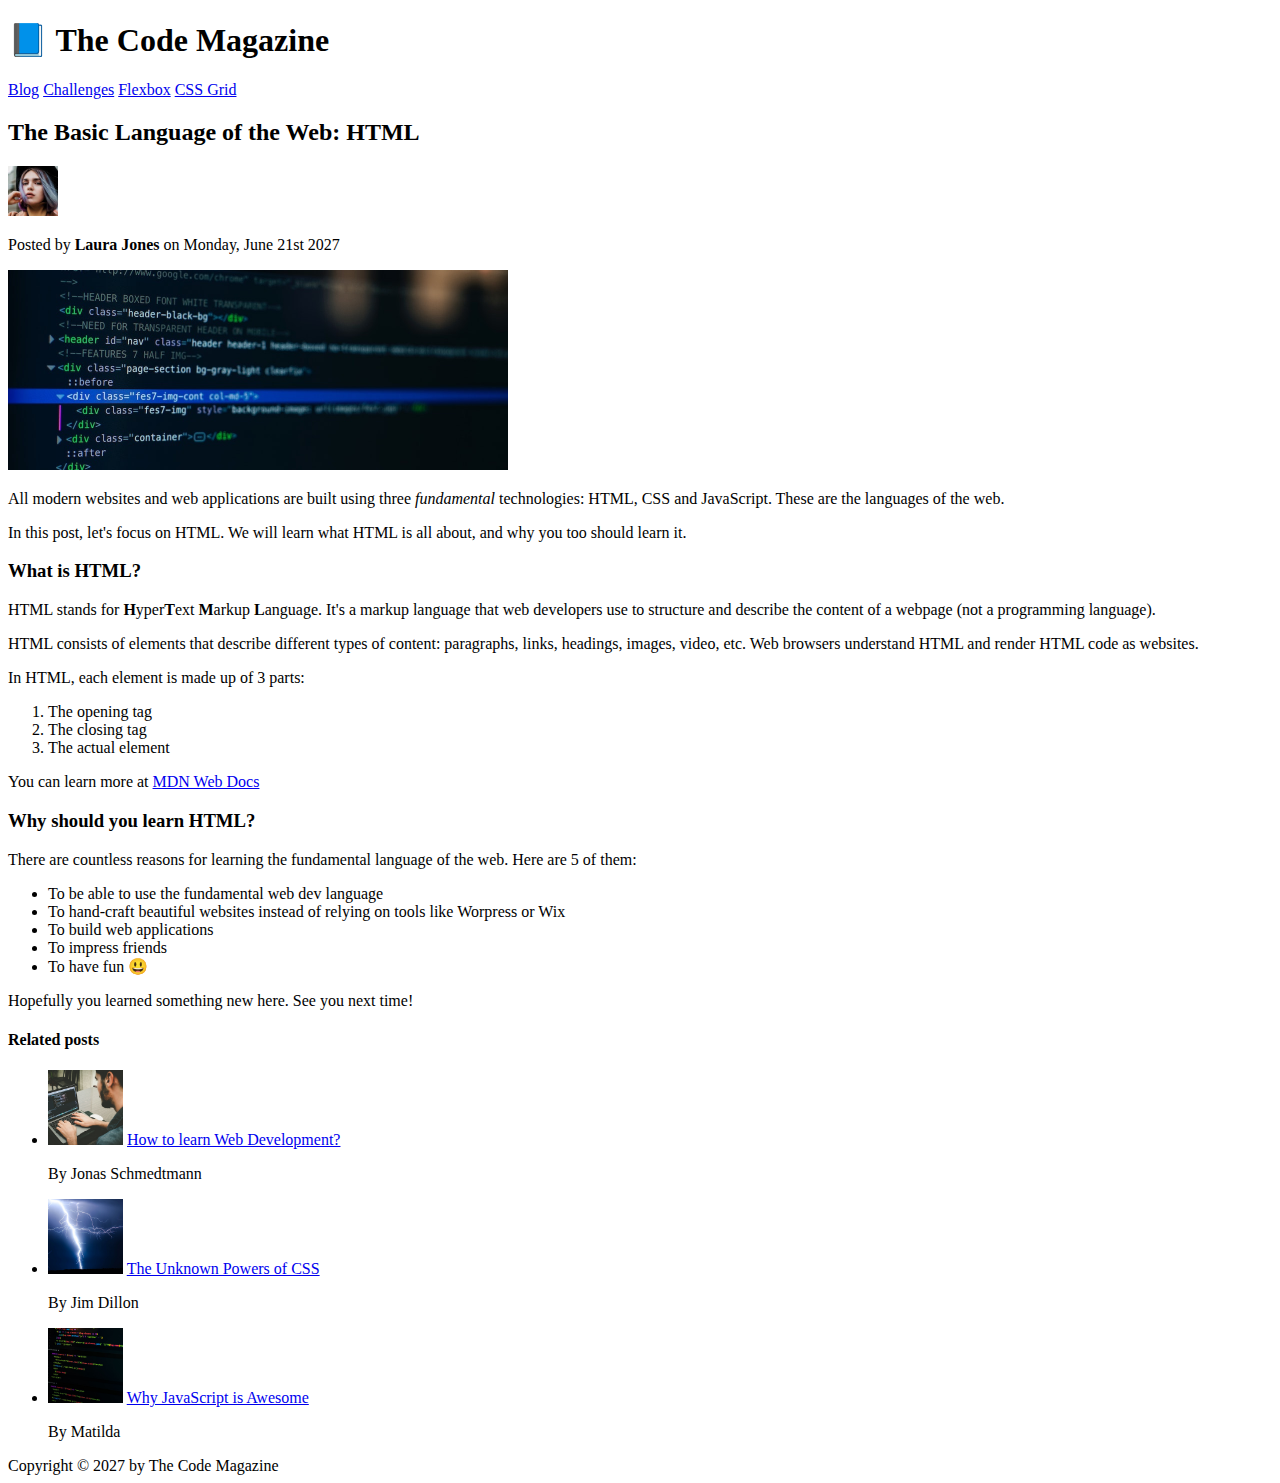
<file: index.html>
<!DOCTYPE html>
<!--Tells the browser that this doc uses html-->
<html lang="en">
  <!--Always starts with html element-->
  <head>
    <meta charset="UTF-8" />
    <title>The basic language of web: HTML</title></head
  ><!--Contents in head are those which are not visible or rendered in the main part of the browser-->
  <body>
    <header>
      <h1>📘 The Code Magazine</h1>
      <nav>
        <a href="blog.html">Blog</a>
        <a href="#">Challenges</a>
        <a href="#">Flexbox</a>
        <a href="#">CSS Grid</a>
      </nav>
    </header>
    <article>
      <header>
        <h2>The Basic Language of the Web: HTML</h2>
        <img
          src="img/laura-jones.jpg"
          alt="Headshot of jones"
          width="50"
          height="50"
        />
        <p>Posted by <strong>Laura Jones</strong> on Monday, June 21st 2027</p>
        <img
          src="img/post-img.jpg"
          alt="HTML code on a screen"
          width="500"
          height="200"
        />
      </header>
      <p>
        All modern websites and web applications are built using three
        <em>fundamental</em>
        technologies: HTML, CSS and JavaScript. These are the languages of the
        web.
      </p>
      <p>
        In this post, let's focus on HTML. We will learn what HTML is all about,
        and why you too should learn it.
      </p>

      <h3>What is HTML?</h3>
      <p>
        HTML stands for <strong>H</strong>yper<strong>T</strong>ext
        <strong>M</strong>arkup <strong>L</strong>anguage. It's a markup
        language that web developers use to structure and describe the content
        of a webpage (not a programming language).
      </p>
      <p>
        HTML consists of elements that describe different types of content:
        paragraphs, links, headings, images, video, etc. Web browsers understand
        HTML and render HTML code as websites.
      </p>
      <p>In HTML, each element is made up of 3 parts:</p>
      <ol>
        <li>The opening tag</li>
        <li>The closing tag</li>
        <li>The actual element</li>
      </ol>
      <p>
        You can learn more at
        <a
          href="https://developer.mozilla.org/en-US/docs/Web/HTML"
          target="_blank"
          >MDN Web Docs</a
        >
        <!--target attribute is used to open the link in a new tab-->
      </p>
      <h3>Why should you learn HTML?</h3>
      <p>
        There are countless reasons for learning the fundamental language of the
        web. Here are 5 of them:
      </p>
      <ul>
        <li>To be able to use the fundamental web dev language</li>
        <li>
          To hand-craft beautiful websites instead of relying on tools like
          Worpress or Wix
        </li>
        <li>To build web applications</li>
        <li>To impress friends</li>
        <li>To have fun 😃</li>
      </ul>

      <p>Hopefully you learned something new here. See you next time!</p>
    </article>
    <aside>
      <h4>Related posts</h4>
      <ul>
        <li>
          <img
            src="img/related-1.jpg"
            alt="related 1 image"
            height="75"
            width="75"
          />
          <a href="#"> How to learn Web Development?</a>

          <p>By Jonas Schmedtmann</p>
        </li>
        <li>
          <img
            src="img/related-2.jpg"
            alt="related 2 image"
            height="75"
            width="75"
          />
          <a href="#"> The Unknown Powers of CSS</a>

          <p>By Jim Dillon</p>
        </li>
        <li>
          <img
            src="img/related-3.jpg"
            alt="related 2 image"
            height="75"
            width="75"
          />
          <a href="#"> Why JavaScript is Awesome</a>

          <p>By Matilda</p>
        </li>
      </ul>
    </aside>
    <footer>Copyright &copy; 2027 by The Code Magazine</footer>
  </body>
</html>
</file>
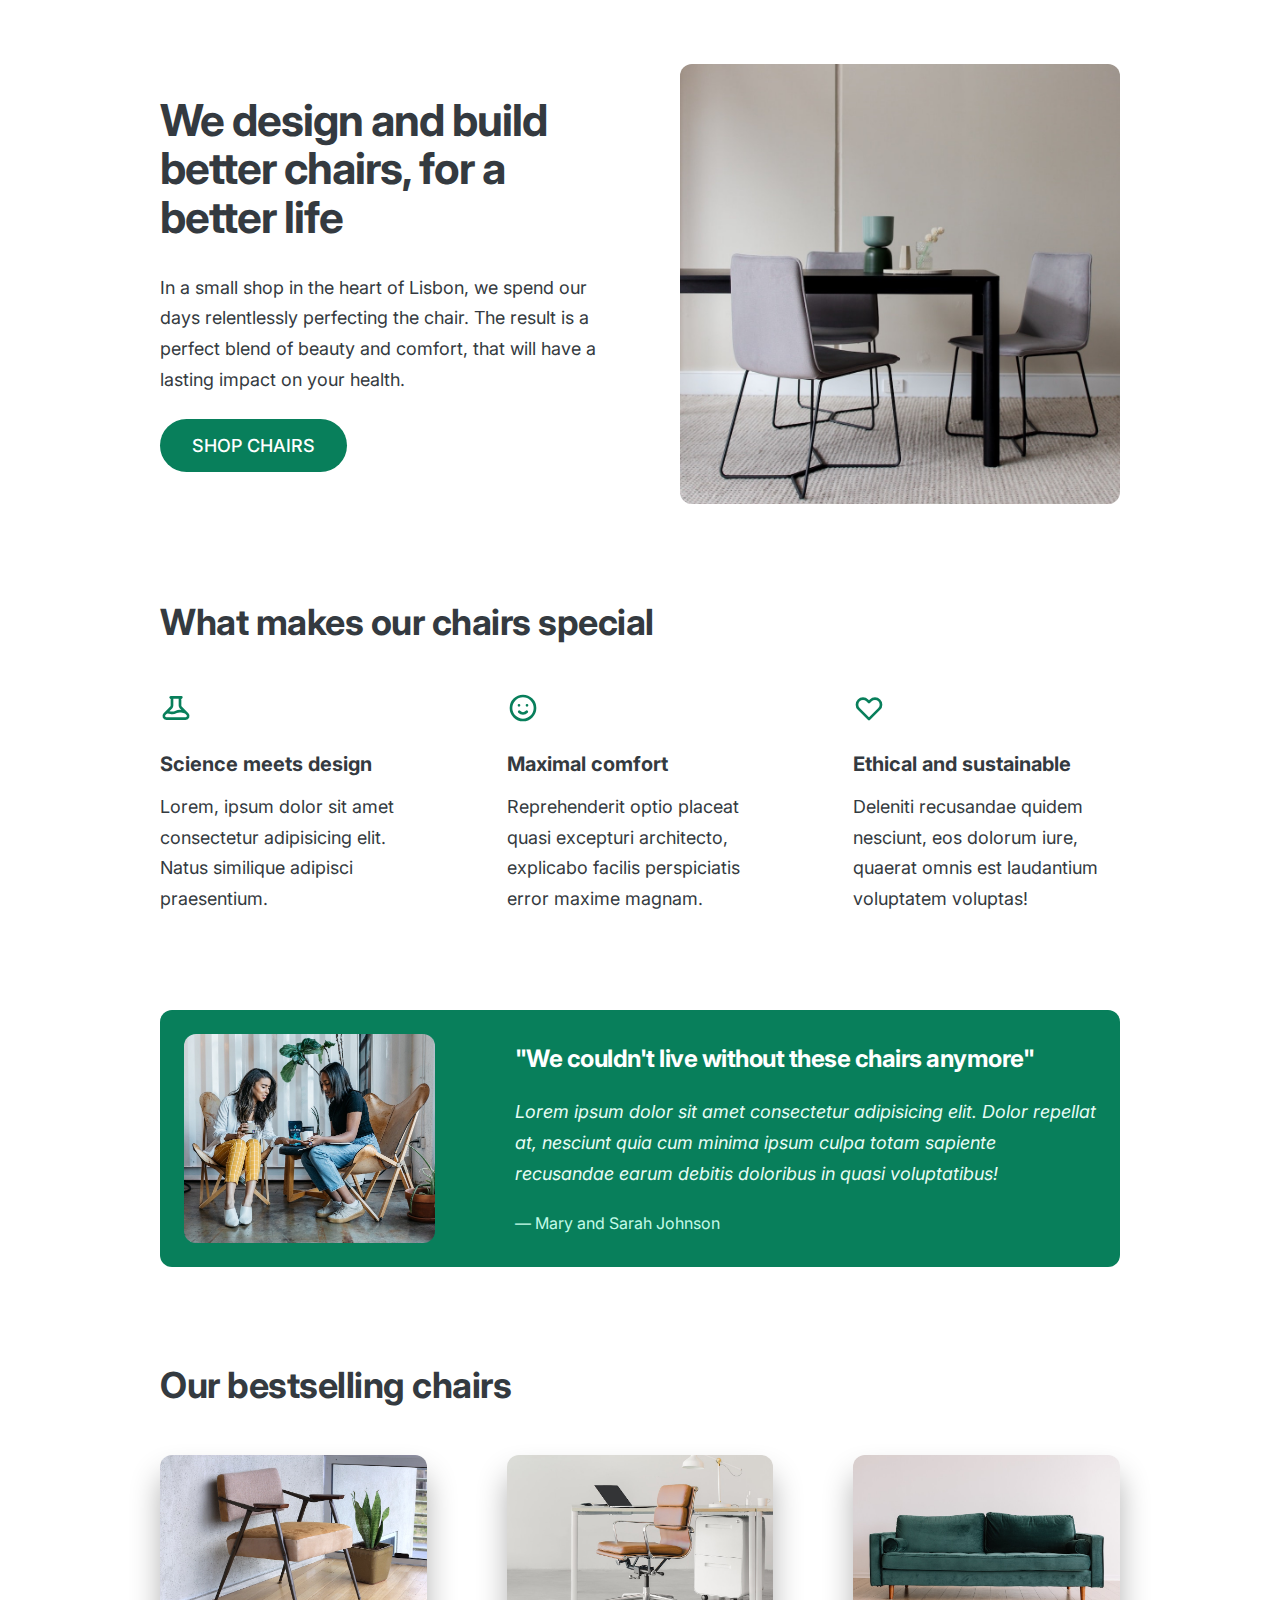
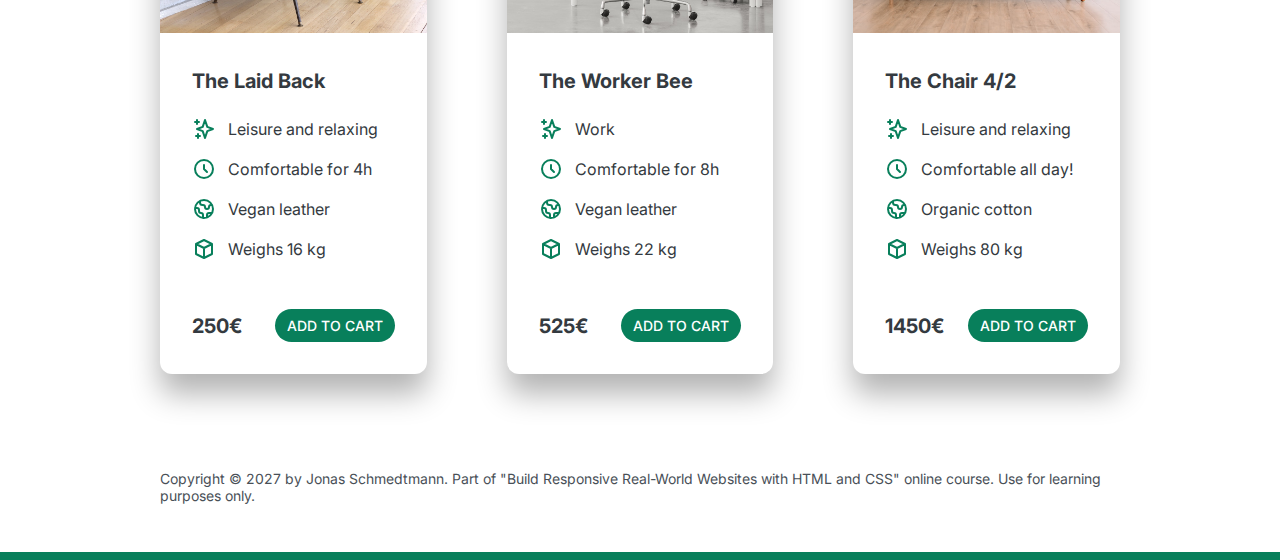
<file: 05-Design/index.html>
<!DOCTYPE html>
<html lang="en">
  <head>
    <meta charset="UTF-8" />
    <meta http-equiv="X-UA-Compatible" content="IE=edge" />
    <meta name="viewport" content="width=device-width, initial-scale=1.0" />
    <link rel="preconnect" href="https://fonts.googleapis.com" />
    <link rel="preconnect" href="https://fonts.gstatic.com" crossorigin />
    <link
      href="https://fonts.googleapis.com/css2?family=Inter:wght@400;500;700&display=swap"
      rel="stylesheet"
    />
    <link rel="stylesheet" href="style.css" />
    <title>Lisbon Chair Shop</title>
  </head>
  <body>
    <div class="container">
      <header>
        <div class="header-text-box">
          <h1>We design and build better chairs, for a better life</h1>
          <p class="header-text">
            In a small shop in the heart of Lisbon, we spend our days
            relentlessly perfecting the chair. The result is a perfect blend of
            beauty and comfort, that will have a lasting impact on your health.
          </p>
          <a class="btn btn--big" href="#">Shop chairs</a>
        </div>
        <img src="hero.jpg" alt="Photo" />
      </header>

      <section>
        <h2>What makes our chairs special</h2>
        <div class="grid-3-cols">
          <div>
            <svg
              xmlns="http://www.w3.org/2000/svg"
              class="features-icon"
              fill="none"
              viewBox="0 0 24 24"
              stroke="currentColor"
              stroke-width="2"
            >
              <path
                stroke-linecap="round"
                stroke-linejoin="round"
                d="M19.428 15.428a2 2 0 00-1.022-.547l-2.387-.477a6 6 0 00-3.86.517l-.318.158a6 6 0 01-3.86.517L6.05 15.21a2 2 0 00-1.806.547M8 4h8l-1 1v5.172a2 2 0 00.586 1.414l5 5c1.26 1.26.367 3.414-1.415 3.414H4.828c-1.782 0-2.674-2.154-1.414-3.414l5-5A2 2 0 009 10.172V5L8 4z"
              />
            </svg>
            <p class="features-title"><strong>Science meets design</strong></p>
            <p class="features-text">
              Lorem, ipsum dolor sit amet consectetur adipisicing elit. Natus
              similique adipisci praesentium.
            </p>
          </div>

          <div>
            <svg
              xmlns="http://www.w3.org/2000/svg"
              class="features-icon"
              fill="none"
              viewBox="0 0 24 24"
              stroke="currentColor"
              stroke-width="2"
            >
              <path
                stroke-linecap="round"
                stroke-linejoin="round"
                d="M14.828 14.828a4 4 0 01-5.656 0M9 10h.01M15 10h.01M21 12a9 9 0 11-18 0 9 9 0 0118 0z"
              />
            </svg>
            <p class="features-title">
              <strong>Maximal comfort</strong>
            </p>
            <p class="features-text">
              Reprehenderit optio placeat quasi excepturi architecto, explicabo
              facilis perspiciatis error maxime magnam.
            </p>
          </div>

          <div>
            <svg
              xmlns="http://www.w3.org/2000/svg"
              class="features-icon"
              fill="none"
              viewBox="0 0 24 24"
              stroke="currentColor"
              stroke-width="2"
            >
              <path
                stroke-linecap="round"
                stroke-linejoin="round"
                d="M4.318 6.318a4.5 4.5 0 000 6.364L12 20.364l7.682-7.682a4.5 4.5 0 00-6.364-6.364L12 7.636l-1.318-1.318a4.5 4.5 0 00-6.364 0z"
              />
            </svg>
            <p class="features-title">
              <strong>Ethical and sustainable</strong>
            </p>
            <p class="features-text">
              Deleniti recusandae quidem nesciunt, eos dolorum iure, quaerat
              omnis est laudantium voluptatem voluptas!
            </p>
          </div>
        </div>
      </section>

      <section class="testimonial-section">
        <div class="grid-3-cols">
          <img src="customers.jpg" alt="People sitting on chairs" />
          <div class="testimonial-box">
            <h2>"We couldn't live without these chairs anymore"</h2>
            <blockquote class="testimonial-text">
              Lorem ipsum dolor sit amet consectetur adipisicing elit. Dolor
              repellat at, nesciunt quia cum minima ipsum culpa totam sapiente
              recusandae earum debitis doloribus in quasi voluptatibus!
            </blockquote>
            <p class="testimonial-author">&mdash; Mary and Sarah Johnson</p>
          </div>
        </div>
      </section>

      <section>
        <h2>Our bestselling chairs</h2>
        <div class="grid-3-cols">
          <figure class="chair">
            <img src="chair-1.jpg" alt="Chair" />
            <div class="chair-box">
              <h3>The Laid Back</h3>
              <ul class="chair-details">
                <li>
                  <svg
                    xmlns="http://www.w3.org/2000/svg"
                    class="chair-icon"
                    fill="none"
                    viewBox="0 0 24 24"
                    stroke="currentColor"
                    stroke-width="2"
                  >
                    <path
                      stroke-linecap="round"
                      stroke-linejoin="round"
                      d="M5 3v4M3 5h4M6 17v4m-2-2h4m5-16l2.286 6.857L21 12l-5.714 2.143L13 21l-2.286-6.857L5 12l5.714-2.143L13 3z"
                    />
                  </svg>
                  <!-- Span is a generic INLINE text element, it doesn't have any meaning. It's like a div element, but inline -->
                  <span>Leisure and relaxing</span>
                </li>
                <li>
                  <svg
                    xmlns="http://www.w3.org/2000/svg"
                    class="chair-icon"
                    fill="none"
                    viewBox="0 0 24 24"
                    stroke="currentColor"
                    stroke-width="2"
                  >
                    <path
                      stroke-linecap="round"
                      stroke-linejoin="round"
                      d="M12 8v4l3 3m6-3a9 9 0 11-18 0 9 9 0 0118 0z"
                    />
                  </svg>
                  <span>Comfortable for 4h</span>
                </li>
                <li>
                  <svg
                    xmlns="http://www.w3.org/2000/svg"
                    class="chair-icon"
                    fill="none"
                    viewBox="0 0 24 24"
                    stroke="currentColor"
                    stroke-width="2"
                  >
                    <path
                      stroke-linecap="round"
                      stroke-linejoin="round"
                      d="M3.055 11H5a2 2 0 012 2v1a2 2 0 002 2 2 2 0 012 2v2.945M8 3.935V5.5A2.5 2.5 0 0010.5 8h.5a2 2 0 012 2 2 2 0 104 0 2 2 0 012-2h1.064M15 20.488V18a2 2 0 012-2h3.064M21 12a9 9 0 11-18 0 9 9 0 0118 0z"
                    />
                  </svg>
                  <span>Vegan leather</span>
                </li>
                <li>
                  <svg
                    xmlns="http://www.w3.org/2000/svg"
                    class="chair-icon"
                    fill="none"
                    viewBox="0 0 24 24"
                    stroke="currentColor"
                    stroke-width="2"
                  >
                    <path
                      stroke-linecap="round"
                      stroke-linejoin="round"
                      d="M20 7l-8-4-8 4m16 0l-8 4m8-4v10l-8 4m0-10L4 7m8 4v10M4 7v10l8 4"
                    />
                  </svg>
                  <span>Weighs 16 kg</span>
                </li>
              </ul>
              <div class="chair-price">
                <strong>250€</strong>
                <a href="#" class="btn btn--small">Add to cart</a
                ><!--common
                style is done in btn class and different style done
                in variation class i.e btn--small -->
              </div>
            </div>
          </figure>

          <figure class="chair">
            <img src="chair-2.jpg" alt="Chair" />
            <div class="chair-box">
              <h3>The Worker Bee</h3>
              <ul class="chair-details">
                <li>
                  <svg
                    xmlns="http://www.w3.org/2000/svg"
                    class="chair-icon"
                    fill="none"
                    viewBox="0 0 24 24"
                    stroke="currentColor"
                    stroke-width="2"
                  >
                    <path
                      stroke-linecap="round"
                      stroke-linejoin="round"
                      d="M5 3v4M3 5h4M6 17v4m-2-2h4m5-16l2.286 6.857L21 12l-5.714 2.143L13 21l-2.286-6.857L5 12l5.714-2.143L13 3z"
                    />
                  </svg>
                  <span>Work</span>
                </li>
                <li>
                  <svg
                    xmlns="http://www.w3.org/2000/svg"
                    class="chair-icon"
                    fill="none"
                    viewBox="0 0 24 24"
                    stroke="currentColor"
                    stroke-width="2"
                  >
                    <path
                      stroke-linecap="round"
                      stroke-linejoin="round"
                      d="M12 8v4l3 3m6-3a9 9 0 11-18 0 9 9 0 0118 0z"
                    />
                  </svg>
                  <span>Comfortable for 8h</span>
                </li>
                <li>
                  <svg
                    xmlns="http://www.w3.org/2000/svg"
                    class="chair-icon"
                    fill="none"
                    viewBox="0 0 24 24"
                    stroke="currentColor"
                    stroke-width="2"
                  >
                    <path
                      stroke-linecap="round"
                      stroke-linejoin="round"
                      d="M3.055 11H5a2 2 0 012 2v1a2 2 0 002 2 2 2 0 012 2v2.945M8 3.935V5.5A2.5 2.5 0 0010.5 8h.5a2 2 0 012 2 2 2 0 104 0 2 2 0 012-2h1.064M15 20.488V18a2 2 0 012-2h3.064M21 12a9 9 0 11-18 0 9 9 0 0118 0z"
                    />
                  </svg>
                  <span>Vegan leather</span>
                </li>
                <li>
                  <svg
                    xmlns="http://www.w3.org/2000/svg"
                    class="chair-icon"
                    fill="none"
                    viewBox="0 0 24 24"
                    stroke="currentColor"
                    stroke-width="2"
                  >
                    <path
                      stroke-linecap="round"
                      stroke-linejoin="round"
                      d="M20 7l-8-4-8 4m16 0l-8 4m8-4v10l-8 4m0-10L4 7m8 4v10M4 7v10l8 4"
                    />
                  </svg>
                  <span>Weighs 22 kg</span>
                </li>
              </ul>
              <div class="chair-price">
                <strong>525€</strong>
                <a href="#" class="btn btn--small">Add to cart</a>
              </div>
            </div>
          </figure>

          <figure class="chair">
            <img src="chair-3.jpg" alt="Chair" />
            <div class="chair-box">
              <h3>The Chair 4/2</h3>
              <ul class="chair-details">
                <li>
                  <svg
                    xmlns="http://www.w3.org/2000/svg"
                    class="chair-icon"
                    fill="none"
                    viewBox="0 0 24 24"
                    stroke="currentColor"
                    stroke-width="2"
                  >
                    <path
                      stroke-linecap="round"
                      stroke-linejoin="round"
                      d="M5 3v4M3 5h4M6 17v4m-2-2h4m5-16l2.286 6.857L21 12l-5.714 2.143L13 21l-2.286-6.857L5 12l5.714-2.143L13 3z"
                    />
                  </svg>
                  <span>Leisure and relaxing</span>
                </li>
                <li>
                  <svg
                    xmlns="http://www.w3.org/2000/svg"
                    class="chair-icon"
                    fill="none"
                    viewBox="0 0 24 24"
                    stroke="currentColor"
                    stroke-width="2"
                  >
                    <path
                      stroke-linecap="round"
                      stroke-linejoin="round"
                      d="M12 8v4l3 3m6-3a9 9 0 11-18 0 9 9 0 0118 0z"
                    />
                  </svg>
                  <span>Comfortable all day!</span>
                </li>
                <li>
                  <svg
                    xmlns="http://www.w3.org/2000/svg"
                    class="chair-icon"
                    fill="none"
                    viewBox="0 0 24 24"
                    stroke="currentColor"
                    stroke-width="2"
                  >
                    <path
                      stroke-linecap="round"
                      stroke-linejoin="round"
                      d="M3.055 11H5a2 2 0 012 2v1a2 2 0 002 2 2 2 0 012 2v2.945M8 3.935V5.5A2.5 2.5 0 0010.5 8h.5a2 2 0 012 2 2 2 0 104 0 2 2 0 012-2h1.064M15 20.488V18a2 2 0 012-2h3.064M21 12a9 9 0 11-18 0 9 9 0 0118 0z"
                    />
                  </svg>
                  <span>Organic cotton</span>
                </li>
                <li>
                  <svg
                    xmlns="http://www.w3.org/2000/svg"
                    class="chair-icon"
                    fill="none"
                    viewBox="0 0 24 24"
                    stroke="currentColor"
                    stroke-width="2"
                  >
                    <path
                      stroke-linecap="round"
                      stroke-linejoin="round"
                      d="M20 7l-8-4-8 4m16 0l-8 4m8-4v10l-8 4m0-10L4 7m8 4v10M4 7v10l8 4"
                    />
                  </svg>
                  <span>Weighs 80 kg</span>
                </li>
              </ul>
              <div class="chair-price">
                <strong>1450€</strong>
                <a href="#" class="btn btn--small">Add to cart</a>
              </div>
            </div>
          </figure>
        </div>
      </section>

      <footer>
        Copyright &copy; 2027 by Jonas Schmedtmann. Part of "Build Responsive
        Real-World Websites with HTML and CSS" online course. Use for learning
        purposes only.
      </footer>
    </div>
  </body>
</html>
</file>
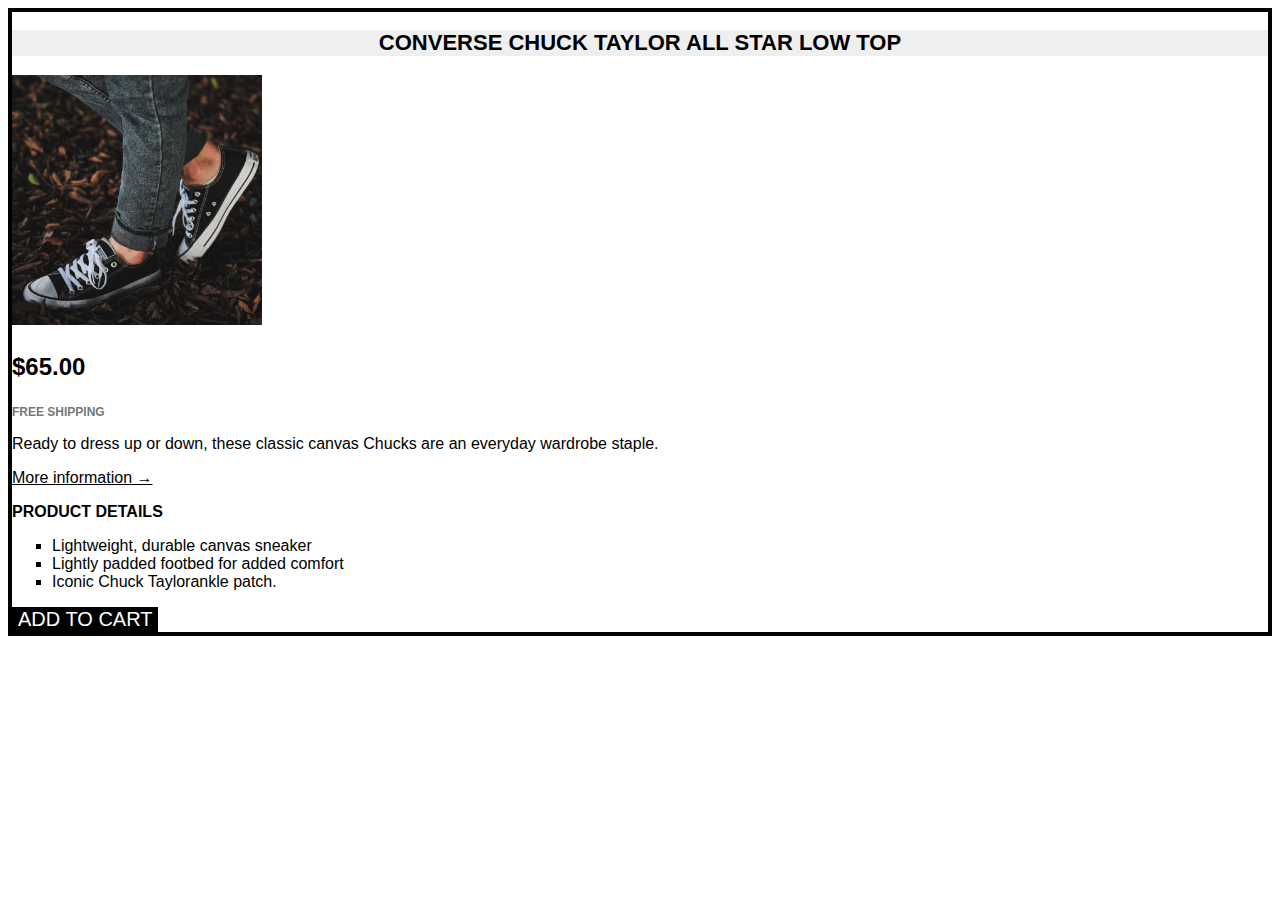
<file: CHALLENGE 2/index.html>
<!DOCTYPE html>
<html lang="en">
  <head>
    <meta charset="UTF-8" />
    <meta http-equiv="X-UA-Compatible" content="IE=edge" />
    <meta name="viewport" content="width=device-width, initial-scale=1.0" />
    <link href="style.css" rel="stylesheet" />
    <title>Document</title>
  </head>
  <body>
    <article class="product">
      <h2 class="product-title">Converse Chuck Taylor All Star Low Top</h2>
      <img
        src="challenges.jpg"
        alt="Converse shoe image"
        width="250"
        height="250"
      />
      <p class="price"><strong>$65.00</strong></p>
      <p class="free-ship">Free shipping</p>
      <p>
        Ready to dress up or down, these classic canvas Chucks are an everyday
        wardrobe staple.
      </p>
      <a
        class="more-info"
        href="https://www.converse.com/shop/chuck-taylor-all-star-shoes"
        target="blank"
        >More information &rarr;</a
      >
      <h3 class="pro-details">Product details</h3>
      <ul class="list-details">
        <li>Lightweight, durable canvas sneaker</li>
        <li>Lightly padded footbed for added comfort</li>
        <li>Iconic Chuck Taylorankle patch.</li>
      </ul>
      <button class="add-cart">Add to cart</button>
    </article>
  </body>
</html>
</file>
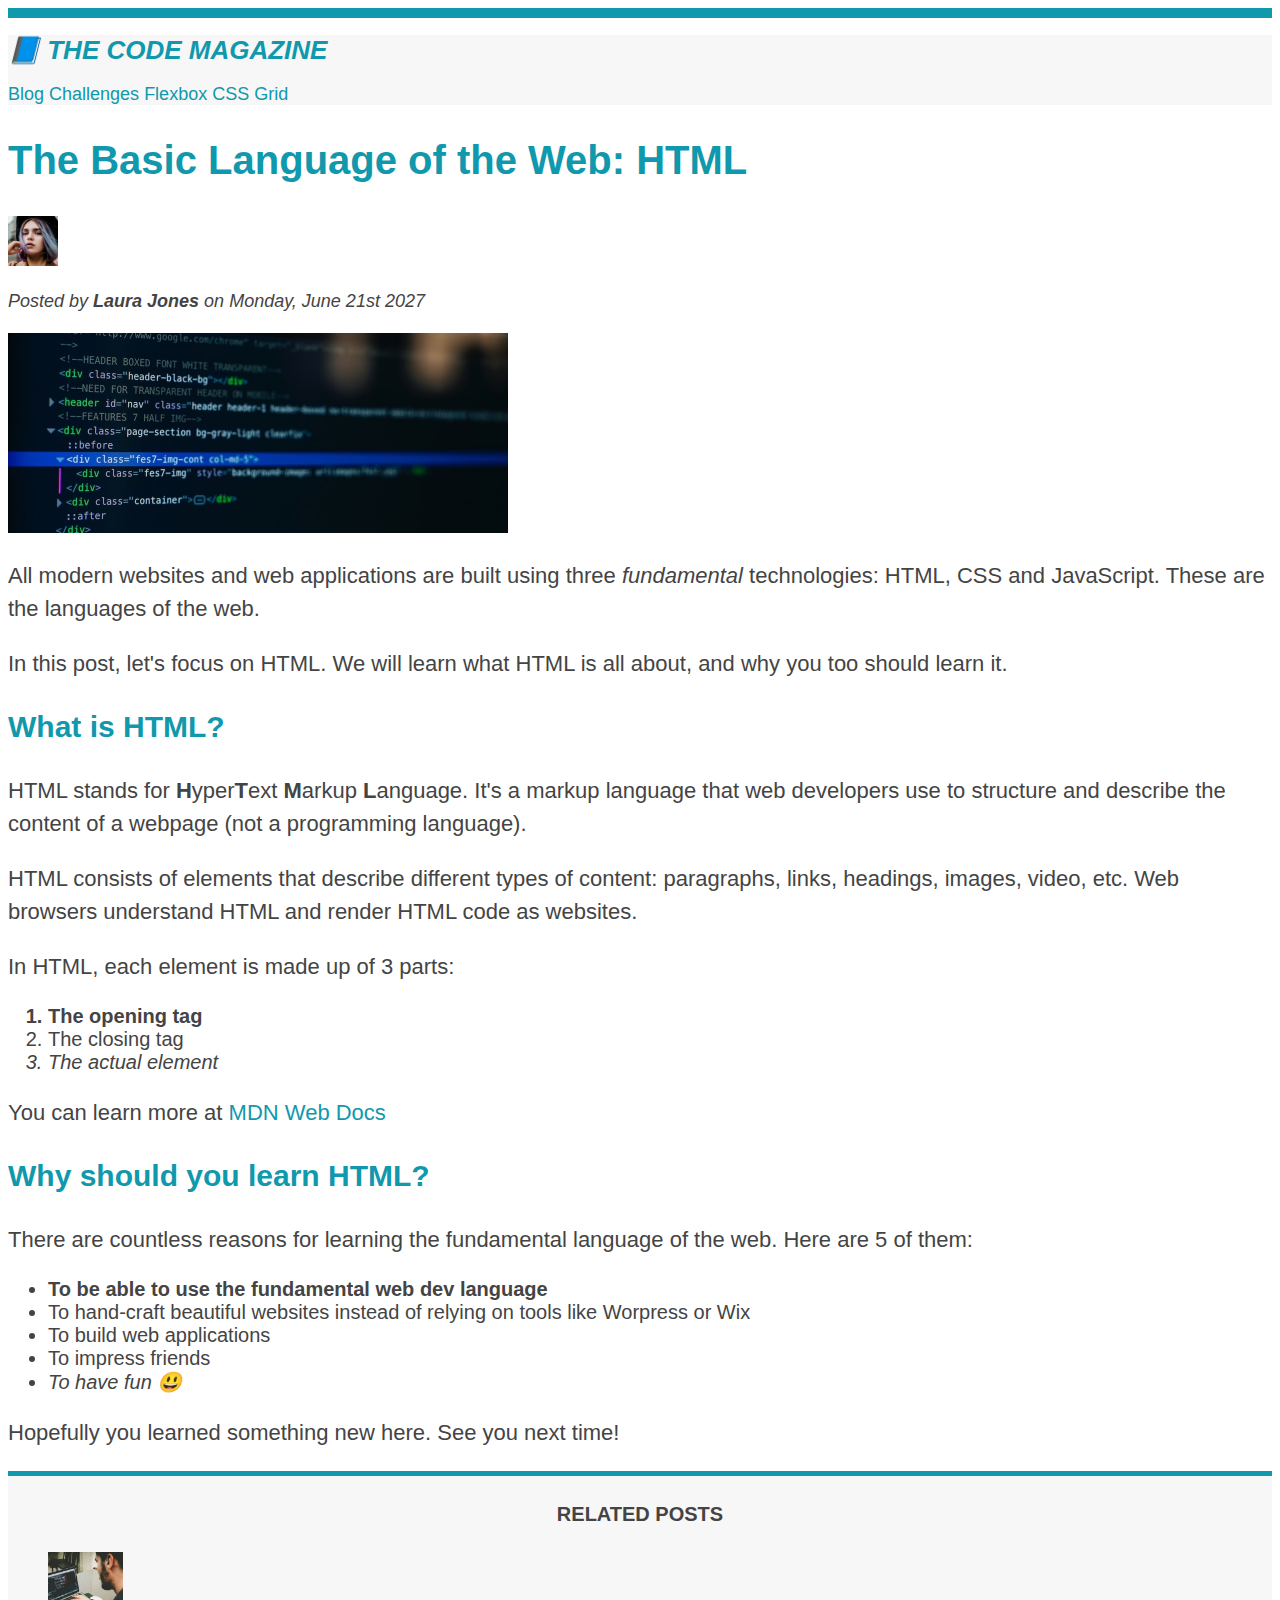
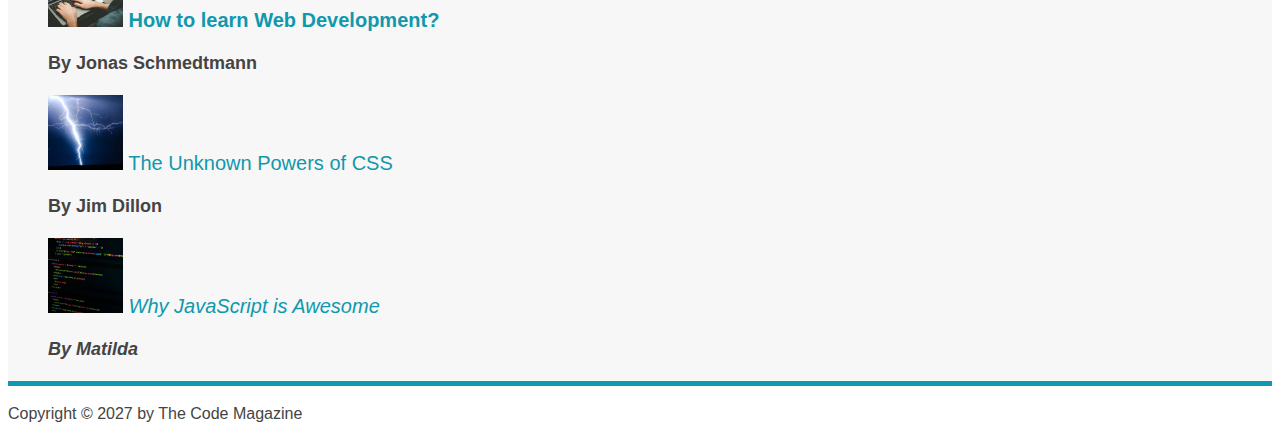
<file: FIRST CSS PROJECT/index.html>
<!DOCTYPE html>
<!--Tells the browser that this doc uses html-->
<html lang="en">
  <!--Always starts with html element-->
  <head>
    <meta charset="UTF-8" />
    <link href="style.css" rel="stylesheet" />
    <!--Connecting html and css file-->
    <title>The basic language of web: HTML</title>
  </head>
  <!--Contents in head are those which are not visible or rendered in the main part of the browser-->
  <body>
    <header class="main-header">
      <h1>📘 The Code Magazine</h1>
      <nav>
        <!-- <strong>This is the navigation</strong> -->
        <a href="blog.html">Blog</a>
        <a href="#">Challenges</a>
        <a href="#">Flexbox</a>
        <a href="#">CSS Grid</a>
      </nav>
    </header>
    <article>
      <header>
        <h2>The Basic Language of the Web: HTML</h2>
        <img
          src="img/laura-jones.jpg"
          alt="Headshot of jones"
          width="50"
          height="50"
        />
        <p id="author">
          Posted by <strong>Laura Jones</strong> on Monday, June 21st 2027
        </p>
        <img
          src="img/post-img.jpg"
          alt="HTML code on a screen"
          width="500"
          height="200"
        />
      </header>
      <p>
        All modern websites and web applications are built using three
        <em>fundamental</em>
        technologies: HTML, CSS and JavaScript. These are the languages of the
        web.
      </p>
      <p>
        In this post, let's focus on HTML. We will learn what HTML is all about,
        and why you too should learn it.
      </p>

      <h3>What is HTML?</h3>
      <p>
        HTML stands for <strong>H</strong>yper<strong>T</strong>ext
        <strong>M</strong>arkup <strong>L</strong>anguage. It's a markup
        language that web developers use to structure and describe the content
        of a webpage (not a programming language).
      </p>
      <p>
        HTML consists of elements that describe different types of content:
        paragraphs, links, headings, images, video, etc. Web browsers understand
        HTML and render HTML code as websites.
      </p>
      <p>In HTML, each element is made up of 3 parts:</p>
      <ol>
        <li class="first-li">The opening tag</li>
        <li>The closing tag</li>
        <li>The actual element</li>
      </ol>
      <p>
        You can learn more at
        <a
          href="https://developer.mozilla.org/en-US/docs/Web/HTML"
          target="_blank"
          >MDN Web Docs</a
        >
        <!--target attribute is used to open the link in a new tab-->
      </p>
      <h3>Why should you learn HTML?</h3>
      <p>
        There are countless reasons for learning the fundamental language of the
        web. Here are 5 of them:
      </p>
      <ul>
        <li class="first-li">
          To be able to use the fundamental web dev language
        </li>
        <li>
          To hand-craft beautiful websites instead of relying on tools like
          Worpress or Wix
        </li>
        <li>To build web applications</li>
        <li>To impress friends</li>
        <li>To have fun 😃</li>
      </ul>

      <p>Hopefully you learned something new here. See you next time!</p>
    </article>
    <aside>
      <h4>Related posts</h4>
      <ul class="related">
        <li>
          <img
            src="img/related-1.jpg"
            alt="related 1 image"
            height="75"
            width="75"
          />
          <a href="#"> How to learn Web Development?</a>

          <p class="related-author">By Jonas Schmedtmann</p>
        </li>
        <li>
          <img
            src="img/related-2.jpg"
            alt="related 2 image"
            height="75"
            width="75"
          />
          <a href="#"> The Unknown Powers of CSS</a>

          <p class="related-author">By Jim Dillon</p>
        </li>
        <li>
          <img
            src="img/related-3.jpg"
            alt="related 2 image"
            height="75"
            width="75"
          />
          <a href="#"> Why JavaScript is Awesome</a>

          <p class="related-author">By Matilda</p>
        </li>
      </ul>
    </aside>
    <footer>
      <p id="copyright">Copyright &copy; 2027 by The Code Magazine</p>
    </footer>
  </body>
</html>
</file>
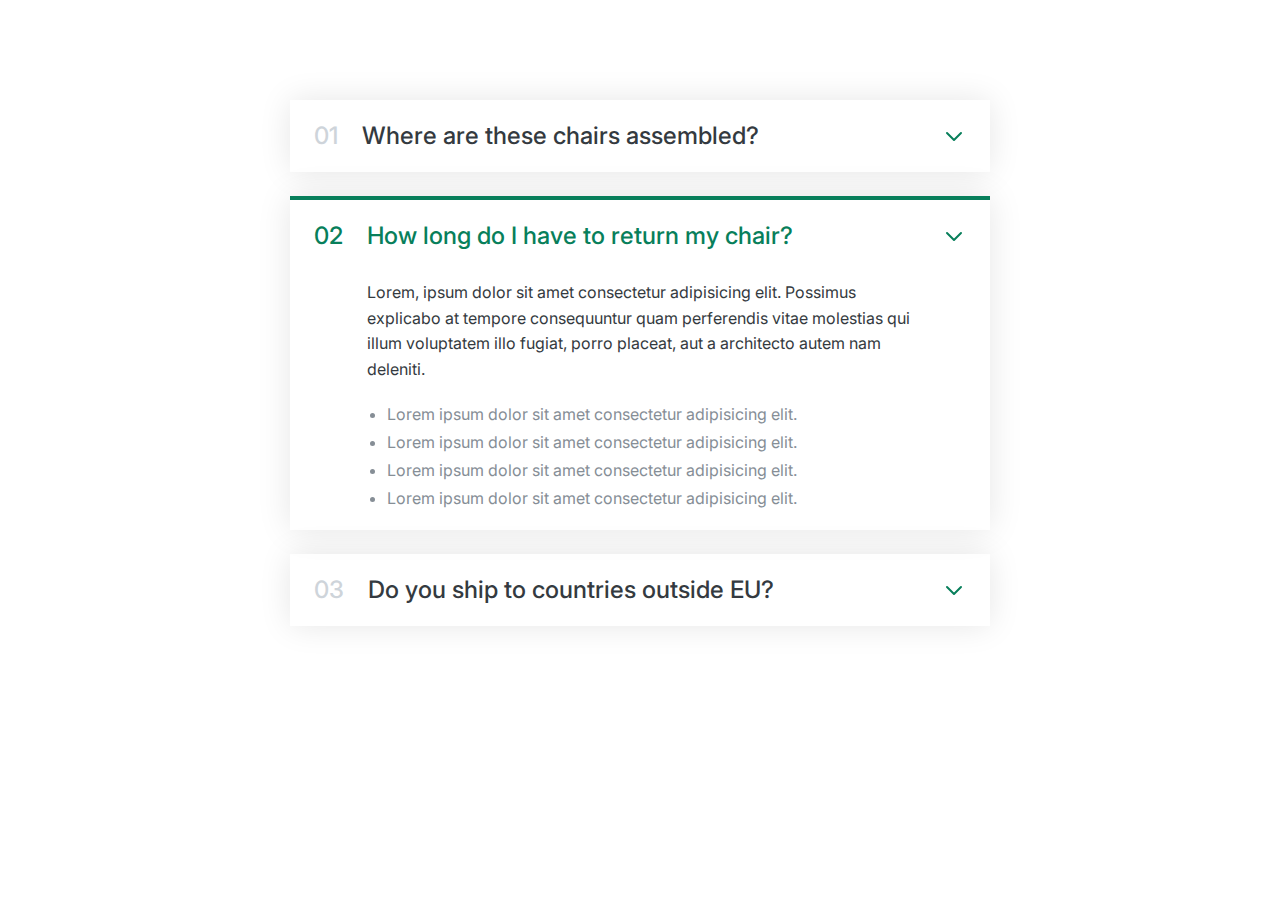
<file: 06-Components/01-accordian.html>
<!DOCTYPE html>
<html lang="en">
  <head>
    <meta charset="UTF-8" />
    <meta http-equiv="X-UA-Compatible" content="IE=edge" />
    <meta name="viewport" content="width=device-width, initial-scale=1.0" />
    <link
      href="https://fonts.googleapis.com/css2?family=Inter:wght@400;500;700&display=swap"
      rel="stylesheet"
    />
    <title>Accordian Component</title>
    <style>
      /*
            SPACING SYSTEM (px)
            2 / 4 / 8 / 12 / 16 / 24 / 32 / 48 / 64 / 80 / 96 / 128

            FONT SIZE SYSTEM (px)
            10 / 12 / 14 / 16 / 18 / 20 / 24 / 30 / 36 / 44 / 52 / 62 / 74 / 86 / 98
            */
      /*MAIN COLOR: #087f5b
              GREY COLOR: #343a40*/

      * {
        margin: 0;
        padding: 0;
        box-sizing: border-box;
      }
      body {
        font-family: "Inter", sans-serif; /*If inter doesn't work sans serif is used*/
        color: #343a40;
        line-height: 1;
      }
      .accordian {
        width: 700px;
        margin: 100px auto;
        display: flex;
        flex-direction: column;
        gap: 24px;
      }
      .item {
        box-shadow: 0 0 32px rgba(0, 0, 0, 0.1);
        padding: 24px;
        display: grid;
        grid-template-columns: auto 1fr auto;
        column-gap: 24px;
        row-gap: 32px;
        align-items: center;
      }
      .number,
      .text {
        font-size: 24px;
        font-weight: 500;
        /* color: #087f5b; */
      }
      .number {
        color: #ced4da;
      }
      .icon {
        width: 24px;
        height: 24px;
        stroke: #087f5b;
      }
      .hidden-box {
        grid-column: 2;
        display: none;
      }
      .hidden-box p {
        line-height: 1.6;
        margin-bottom: 24px;
      }

      .hidden-box ul {
        color: #868e96;
        margin-left: 20px;
        display: flex;
        flex-direction: column;
        gap: 12px;
      }
      .open {
        border-top: 4px solid #087f5b;
      }
      .open .hidden-box {
        display: block;
      }
      .open .number,
      .open .text {
        color: #087f5b;
      }
    </style>
  </head>
  <body>
    <div class="accordian">
      <div class="item">
        <p class="number">01</p>
        <p class="text">Where are these chairs assembled?</p>
        <svg
          xmlns="http://www.w3.org/2000/svg"
          class="icon"
          fill="none"
          viewBox="0 0 24 24"
          stroke="currentColor"
          stroke-width="2"
        >
          <path
            stroke-linecap="round"
            stroke-linejoin="round"
            d="M19 9l-7 7-7-7"
          />
        </svg>
        <div class="hidden-box">
          <p>
            Lorem, ipsum dolor sit amet consectetur adipisicing elit. Possimus
            explicabo at tempore consequuntur quam perferendis vitae molestias
            qui illum voluptatem illo fugiat, porro placeat, aut a architecto
            autem nam deleniti.
          </p>
          <ul>
            <li>Lorem ipsum dolor sit amet consectetur adipisicing elit.</li>
            <li>Lorem ipsum dolor sit amet consectetur adipisicing elit.</li>
            <li>Lorem ipsum dolor sit amet consectetur adipisicing elit.</li>
            <li>Lorem ipsum dolor sit amet consectetur adipisicing elit.</li>
          </ul>
        </div>
      </div>

      <div class="item open">
        <p class="number">02</p>
        <p class="text">How long do I have to return my chair?</p>
        <svg
          xmlns="http://www.w3.org/2000/svg"
          class="icon"
          fill="none"
          viewBox="0 0 24 24"
          stroke="currentColor"
          stroke-width="2"
        >
          <path
            stroke-linecap="round"
            stroke-linejoin="round"
            d="M19 9l-7 7-7-7"
          />
        </svg>
        <div class="hidden-box">
          <p>
            Lorem, ipsum dolor sit amet consectetur adipisicing elit. Possimus
            explicabo at tempore consequuntur quam perferendis vitae molestias
            qui illum voluptatem illo fugiat, porro placeat, aut a architecto
            autem nam deleniti.
          </p>
          <ul>
            <li>Lorem ipsum dolor sit amet consectetur adipisicing elit.</li>
            <li>Lorem ipsum dolor sit amet consectetur adipisicing elit.</li>
            <li>Lorem ipsum dolor sit amet consectetur adipisicing elit.</li>
            <li>Lorem ipsum dolor sit amet consectetur adipisicing elit.</li>
          </ul>
        </div>
      </div>

      <div class="item">
        <p class="number">03</p>
        <p class="text">Do you ship to countries outside EU?</p>
        <svg
          xmlns="http://www.w3.org/2000/svg"
          class="icon"
          fill="none"
          viewBox="0 0 24 24"
          stroke="currentColor"
          stroke-width="2"
        >
          <path
            stroke-linecap="round"
            stroke-linejoin="round"
            d="M19 9l-7 7-7-7"
          />
        </svg>
        <div class="hidden-box">
          <p>
            Lorem, ipsum dolor sit amet consectetur adipisicing elit. Possimus
            explicabo at tempore consequuntur quam perferendis vitae molestias
            qui illum voluptatem illo fugiat, porro placeat, aut a architecto
            autem nam deleniti.
          </p>
          <ul>
            <li>Lorem ipsum dolor sit amet consectetur adipisicing elit.</li>
            <li>Lorem ipsum dolor sit amet consectetur adipisicing elit.</li>
            <li>Lorem ipsum dolor sit amet consectetur adipisicing elit.</li>
            <li>Lorem ipsum dolor sit amet consectetur adipisicing elit.</li>
          </ul>
        </div>
      </div>
    </div>
  </body>
</html>
</file>
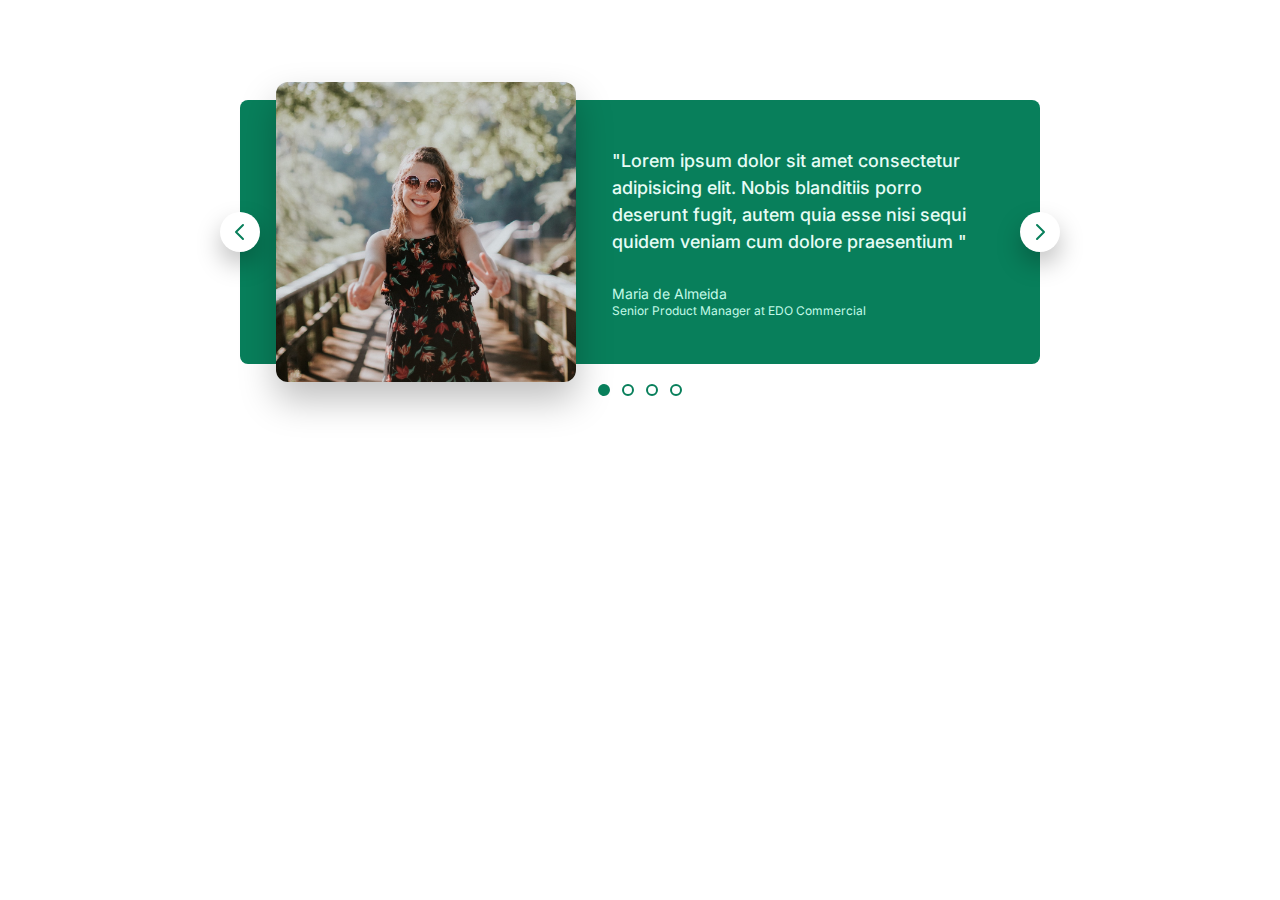
<file: 06-Components/02-carousel.html>
<!DOCTYPE html>
<html lang="en">
  <head>
    <meta charset="UTF-8" />
    <meta http-equiv="X-UA-Compatible" content="IE=edge" />
    <meta name="viewport" content="width=device-width, initial-scale=1.0" />
    <link
      href="https://fonts.googleapis.com/css2?family=Inter:wght@400;500;700&display=swap"
      rel="stylesheet"
    />
    <title>Accordian Component</title>
    <style>
      /*
            SPACING SYSTEM (px)
            2 / 4 / 8 / 12 / 16 / 24 / 32 / 48 / 64 / 80 / 96 / 128

            FONT SIZE SYSTEM (px)
            10 / 12 / 14 / 16 / 18 / 20 / 24 / 30 / 36 / 44 / 52 / 62 / 74 / 86 / 98
            */
      /*MAIN COLOR: #087f5b
              GREY COLOR: #343a40*/

      * {
        margin: 0;
        padding: 0;
        box-sizing: border-box;
      }
      body {
        font-family: "Inter", sans-serif; /*If inter doesn't work sans serif is used*/
        color: #343a40;
        line-height: 1;
      }
      .carousel {
        background-color: #087f5b;
        width: 800px;
        margin: 100px auto;
        border-radius: 8px;
        display: flex;
        /* padding: 32px;
        padding-left: 86px;
        padding-right: 48px; */
        padding: 32px 48px 32px 86px; /*top,right,bottom,left*/

        align-items: center;
        gap: 86px;
        position: relative;
      }
      img {
        height: 200px;
        border-radius: 8px;
        transform: scale(1.5);
        box-shadow: 0 12px 24px rgba(0, 0, 0, 0.25);
      }
      .testimonial-text {
        font-size: 18px;
        font-weight: 500;
        line-height: 1.5;
        margin-bottom: 32px;
        color: #e6fcf5;
      }
      .testimonial-author {
        font-size: 14px;
        margin-bottom: 4px;
        color: #c3fae8;
      }
      .testimonial-job {
        font-size: 12px;
        color: #c3fae8;
      }
      /*CONTROLS*/
      .btn {
        background-color: #fff;
        border: none;
        height: 40px;
        width: 40px;
        position: absolute;
        border-radius: 50%;
        display: flex;
        align-items: center;
        justify-content: center;
        box-shadow: 0 12px 24px rgba(0, 0, 0, 0.25);
        cursor: pointer;
      }
      .btn--left {
        left: 0;
        top: 50%; /*50 percent of parent container height down*/
        transform: translate(
          -50%,
          -50%
        ); /*50 percent of its own width to left and height to up resp*/
      }
      .btn--right {
        right: 0;
        top: 50%;
        transform: translate(50%, -50%);
      }
      .btn-icon {
        height: 24px;
        width: 24px;
        stroke: #087f5b;
      }
      .dots {
        position: absolute;
        left: 50%; /*moves start of the element to the right to the middle of
        parent container*/
        bottom: 0;
        transform: translate(-50%, 32px);
        display: flex;
        gap: 12px;
      }
      .dot {
        height: 12px;
        width: 12px;
        background-color: #fff;
        border: 2px solid #087f5b;
        border-radius: 50%;
        cursor: pointer;
      }
      .dot--fill {
        background-color: #087f5b;
      }
    </style>
  </head>
  <body>
    <div class="carousel">
      <img src="maria.jpg" alt="Maria de Almeida" />
      <blockquote class="testimonial">
        <p class="testimonial-text">
          "Lorem ipsum dolor sit amet consectetur adipisicing elit. Nobis
          blanditiis porro deserunt fugit, autem quia esse nisi sequi quidem
          veniam cum dolore praesentium "
        </p>
        <p class="testimonial-author">Maria de Almeida</p>
        <p class="testimonial-job">Senior Product Manager at EDO Commercial</p>
      </blockquote>
      <button class="btn btn--left">
        <svg
          xmlns="http://www.w3.org/2000/svg"
          class="btn-icon"
          fill="none"
          viewBox="0 0 24 24"
          stroke="currentColor"
          stroke-width="2"
        >
          <path
            stroke-linecap="round"
            stroke-linejoin="round"
            d="M15 19l-7-7 7-7"
          />
        </svg>
      </button>
      <button class="btn btn--right">
        <svg
          xmlns="http://www.w3.org/2000/svg"
          class="btn-icon"
          fill="none"
          viewBox="0 0 24 24"
          stroke="currentColor"
          stroke-width="2"
        >
          <path
            stroke-linecap="round"
            stroke-linejoin="round"
            d="M9 5l7 7-7 7"
          />
        </svg>
      </button>
      <div class="dots">
        <button class="dot dot--fill">&nbsp</button>
        <!--entity for empty space &nbsp-->
        <button class="dot">&nbsp</button>
        <button class="dot">&nbsp</button>
        <button class="dot">&nbsp</button>
      </div>
    </div>
  </body>
</html>
</file>
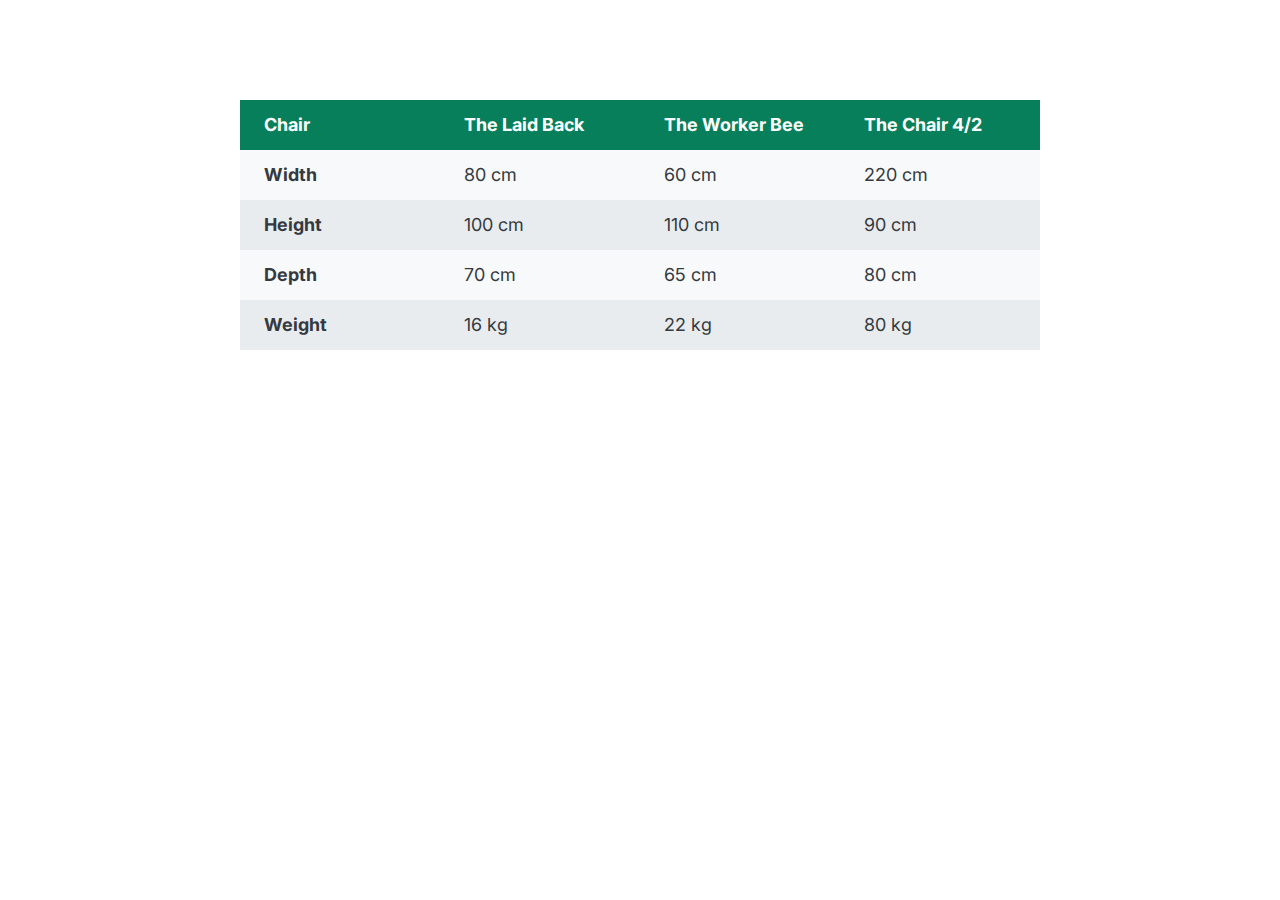
<file: 06-Components/03-table.html>
<!DOCTYPE html>
<html lang="en">
  <head>
    <meta charset="UTF-8" />
    <meta http-equiv="X-UA-Compatible" content="IE=edge" />
    <meta name="viewport" content="width=device-width, initial-scale=1.0" />
    <link
      href="https://fonts.googleapis.com/css2?family=Inter:wght@400;500;700&display=swap"
      rel="stylesheet"
    />
    <title>Accordian Component</title>
    <style>
      /*
            SPACING SYSTEM (px)
            2 / 4 / 8 / 12 / 16 / 24 / 32 / 48 / 64 / 80 / 96 / 128

            FONT SIZE SYSTEM (px)
            10 / 12 / 14 / 16 / 18 / 20 / 24 / 30 / 36 / 44 / 52 / 62 / 74 / 86 / 98
            */
      /*MAIN COLOR: #087f5b
              GREY COLOR: #343a40*/

      * {
        margin: 0;
        padding: 0;
        box-sizing: border-box;
      }
      body {
        font-family: "Inter", sans-serif; /*If inter doesn't work sans serif is used*/
        color: #343a40;
        line-height: 1;
        display: flex;
        justify-content: center;
      }
      table {
        width: 800px;
        /* background-color: red; */
        margin-top: 100px;
        /* border: 1px solid #343a40;*/
        border-collapse: collapse;
        font-size: 18px;
      }
      th,
      td {
        /* border: 1px solid #343a40; */
        padding: 16px 24px;
        text-align: left;
      }
      thead tr {
        background-color: #087f5b;
        color: #fff;
      }
      thead th {
        width: 25%;
      }
      tbody tr:nth-child(odd) {
        background-color: #f8f9fa;
      }
      tbody tr:nth-child(even) {
        background-color: #e9ecef;
      }
    </style>
  </head>
  <body>
    <table>
      <thead>
        <tr>
          <th>Chair</th>
          <th>The Laid Back</th>
          <th>The Worker Bee</th>
          <th>The Chair 4/2</th>
        </tr>
      </thead>
      <tbody>
        <tr>
          <th>Width</th>
          <td>80 cm</td>
          <td>60 cm</td>
          <td>220 cm</td>
        </tr>
        <tr>
          <th>Height</th>
          <td>100 cm</td>
          <td>110 cm</td>
          <td>90 cm</td>
        </tr>
        <tr>
          <th>Depth</th>
          <td>70 cm</td>
          <td>65 cm</td>
          <td>80 cm</td>
        </tr>
        <tr>
          <th>Weight</th>
          <td>16 kg</td>
          <td>22 kg</td>
          <td>80 kg</td>
        </tr>
      </tbody>
    </table>
  </body>
</html>
</file>
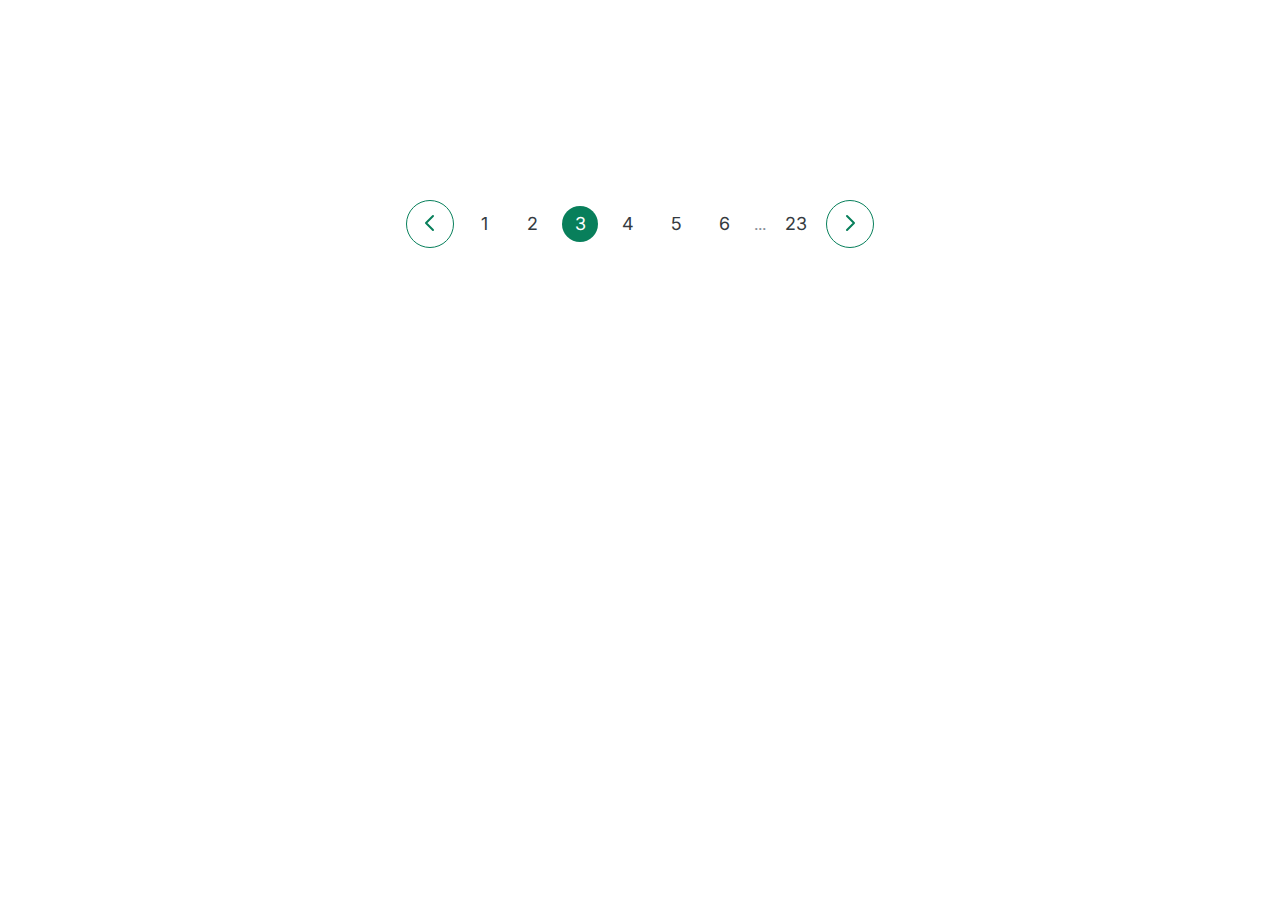
<file: 06-Components/04-paginantion.html>
<!DOCTYPE html>
<html lang="en">
  <head>
    <meta charset="UTF-8" />
    <meta http-equiv="X-UA-Compatible" content="IE=edge" />
    <meta name="viewport" content="width=device-width, initial-scale=1.0" />
    <link
      href="https://fonts.googleapis.com/css2?family=Inter:wght@400;500;700&display=swap"
      rel="stylesheet"
    />
    <title>Accordian Component</title>
    <style>
      /*
                  SPACING SYSTEM (px)
                  2 / 4 / 8 / 12 / 16 / 24 / 32 / 48 / 64 / 80 / 96 / 128

                  FONT SIZE SYSTEM (px)
                  10 / 12 / 14 / 16 / 18 / 20 / 24 / 30 / 36 / 44 / 52 / 62 / 74 / 86 / 98
                  */
      /*MAIN COLOR: #087f5b
                    GREY COLOR: #343a40*/

      * {
        margin: 0;
        padding: 0;
        box-sizing: border-box;
      }
      body {
        font-family: "Inter", sans-serif; /*If inter doesn't work sans serif is used*/
        color: #343a40;
        line-height: 1;
        display: flex;
        justify-content: center;
      }
      .pagination {
        display: flex;
        align-items: center;
        gap: 12px; /*margin:0 auto works only when pagination has a width*/
        margin-top: 200px;
      }
      .btn {
        border: 1px solid #087f5b;
        height: 48px;
        width: 48px;
        border-radius: 50%;
        background: none;
        cursor: pointer;
      }
      .btn:hover {
        background-color: #087f5b;
      }
      .btn:hover .btn-icon {
        stroke: #fff;
      }
      .btn-icon {
        height: 24px;
        width: 24px;
        stroke: #087f5b;
      }
      .page-link:link,
      .page-link:visited {
        font-size: 18px;
        color: #343a40;
        text-decoration: none;
        /* background-color: red; */
        height: 36px;
        width: 36px;
        display: flex;
        align-items: center;
        justify-content: center;
      }
      .page-link:hover,
      .page-link:active,
      .page-link.page-link--current {
        /*applies when both the selectors are true*/
        background-color: #087f5b;
        color: #fff;
        border-radius: 50%;
      }
      .dots {
        color: #868e96;
      }
    </style>
  </head>
  <body>
    <div class="pagination">
      <button class="btn">
        <svg
          xmlns="http://www.w3.org/2000/svg"
          class="btn-icon"
          fill="none"
          viewBox="0 0 24 24"
          stroke="currentColor"
          stroke-width="2"
        >
          <path
            stroke-linecap="round"
            stroke-linejoin="round"
            d="M15 19l-7-7 7-7"
          />
        </svg>
      </button>
      <a href="#" class="page-link">1</a>
      <a href="#" class="page-link">2</a>
      <a href="#" class="page-link page-link--current">3</a>
      <a href="#" class="page-link">4</a>
      <a href="#" class="page-link">5</a>
      <a href="#" class="page-link">6</a>
      <span class="dots">...</span>
      <a href="#" class="page-link">23</a>
      <button class="btn">
        <svg
          xmlns="http://www.w3.org/2000/svg"
          class="btn-icon"
          fill="none"
          viewBox="0 0 24 24"
          stroke="currentColor"
          stroke-width="2"
        >
          <path
            stroke-linecap="round"
            stroke-linejoin="round"
            d="M9 5l7 7-7 7"
          />
        </svg>
      </button>
    </div>
  </body>
</html>
</file>
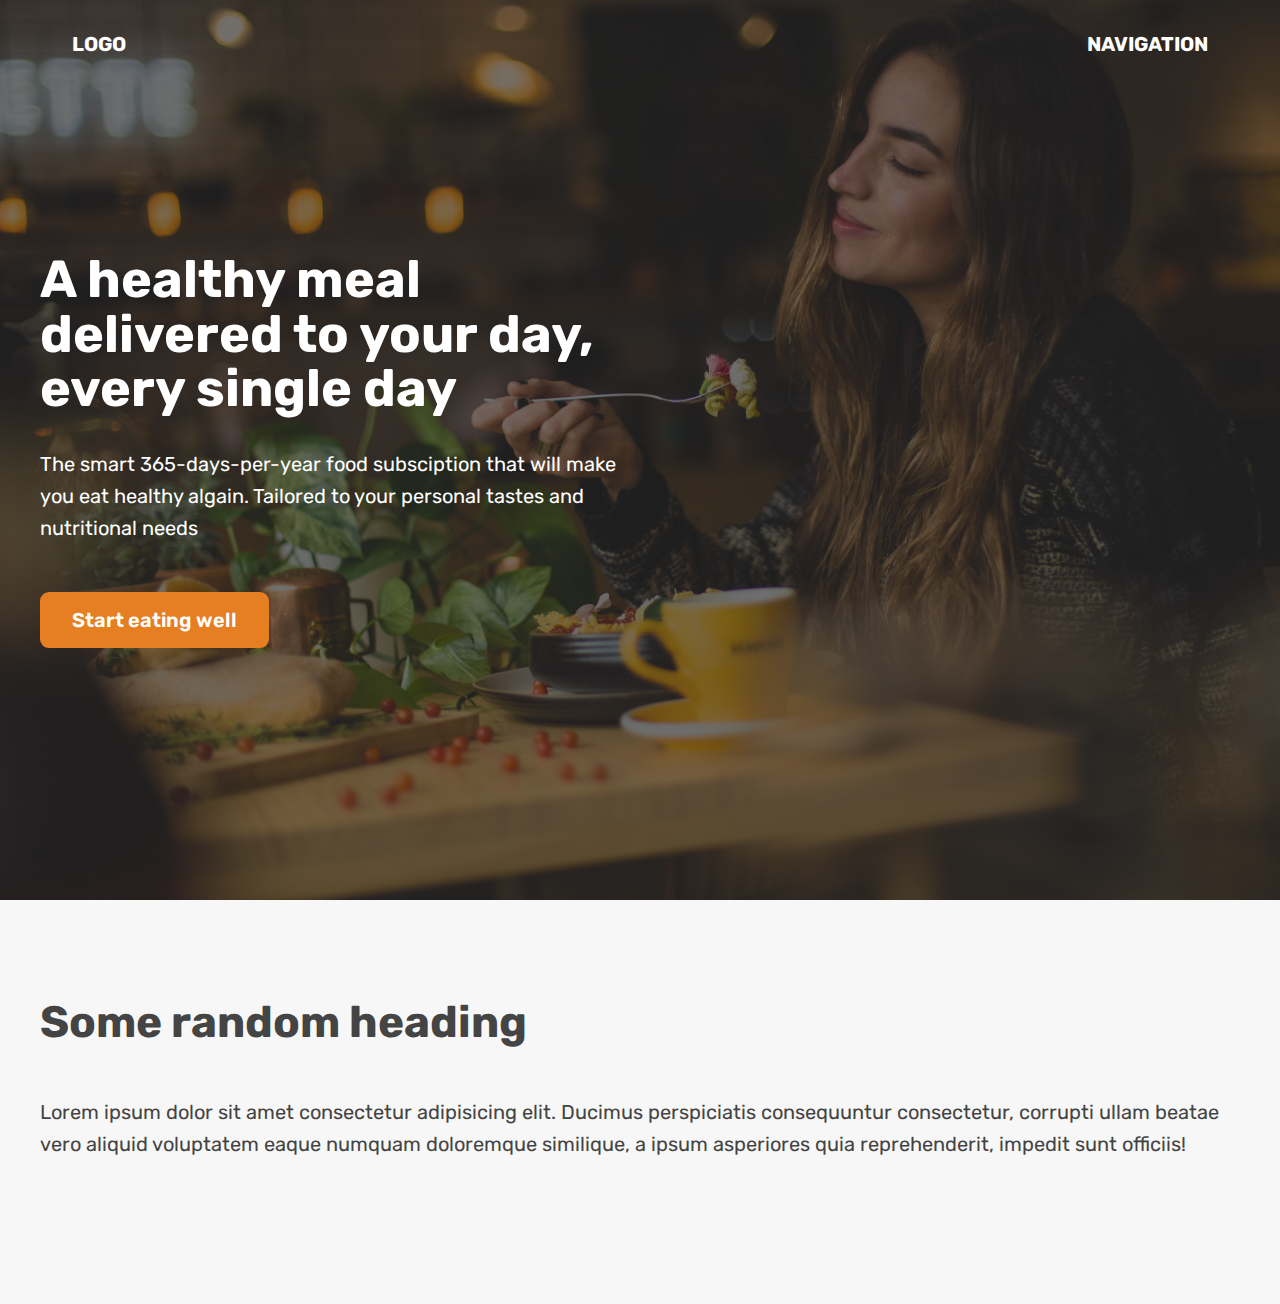
<file: 06-Components/05-hero.html>
<!DOCTYPE html>
<html lang="en">
  <head>
    <meta charset="UTF-8" />
    <meta http-equiv="X-UA-Compatible" content="IE=edge" />
    <meta name="viewport" content="width=device-width, initial-scale=1.0" />
    <title>Omnifood Hero Section</title>
    <link rel="preconnect" href="https://fonts.googleapis.com" />
    <link rel="preconnect" href="https://fonts.gstatic.com" crossorigin />
    <link
      href="https://fonts.googleapis.com/css2?family=Inter:wght@400;500;700&family=Rubik:wght@400;500;700&display=swap"
      rel="stylesheet"
    />
    <style>
      * {
        margin: 0;
        padding: 0;
        box-sizing: border-box;
      }
      html {
        font-family: "Rubik", sans-serif;
        color: #444;
      }
      .container {
        margin: 0 auto;
        width: 1200px;
        /* background-color: red;*/
      }
      header {
        /* background-color: orangered; */
        height: 100vh; /*100 percent of the available viewport*/
        position: relative;
        background-image: linear-gradient(
            rgba(34, 34, 34, 0.6),
            rgba(34, 34, 34, 0.6)
          ),
          url(hero.jpg); /*stack where linear-gradient is at top, image is at bottom*/
        background-size: cover; /*figures out the size of the image that
        needs to be covered in the entire element*/
        color: #fff;
      }
      nav {
        font-size: 20px;
        font-weight: 700;
        display: flex;
        justify-content: space-between;
        padding: 32px;
        /* background-image: linear-gradient(to right, red, blue); */
        /* background-color: green; */
      }
      .header-container {
        width: 1200px;
        position: absolute;
        left: 50%;
        top: 50%;
        /* background-color: violet; */
        transform: translate(-50%, -50%);
        /* text-align: center; */
      }
      .header-container-inner {
        width: 50%;
        /* background-color: blue; */
      }
      h1 {
        font-size: 52px;
        margin-bottom: 32px;
        line-height: 1.05;
      }
      p {
        font-size: 20px;
        line-height: 1.6;
        margin-bottom: 48px;
      }
      .btn:link,
      .btn:visited {
        font-size: 20px;
        font-weight: 600;
        background-color: #e67e22;
        color: #fff;
        text-decoration: none;
        display: inline-block;
        padding: 16px 32px;
        border-radius: 9px;
      }
      h2 {
        font-size: 44px;
        margin-bottom: 48px;
      }
      section {
        padding: 96px 0;
        background-color: #f7f7f7;
      }
    </style>
  </head>
  <body>
    <header>
      <nav class="container">
        <div>LOGO</div>
        <div>NAVIGATION</div>
      </nav>
      <div class="header-container">
        <div class="header-container-inner">
          <h1>A healthy meal delivered to your day, every single day</h1>
          <p>
            The smart 365-days-per-year food subsciption that will make you eat
            healthy algain. Tailored to your personal tastes and nutritional
            needs
          </p>
          <a href="#" class="btn">Start eating well</a>
        </div>
      </div>
    </header>
    <section>
      <div class="container">
        <h2>Some random heading</h2>
        <p>
          Lorem ipsum dolor sit amet consectetur adipisicing elit. Ducimus
          perspiciatis consequuntur consectetur, corrupti ullam beatae vero
          aliquid voluptatem eaque numquam doloremque similique, a ipsum
          asperiores quia reprehenderit, impedit sunt officiis!
        </p>
      </div>
    </section>
  </body>
</html>
</file>
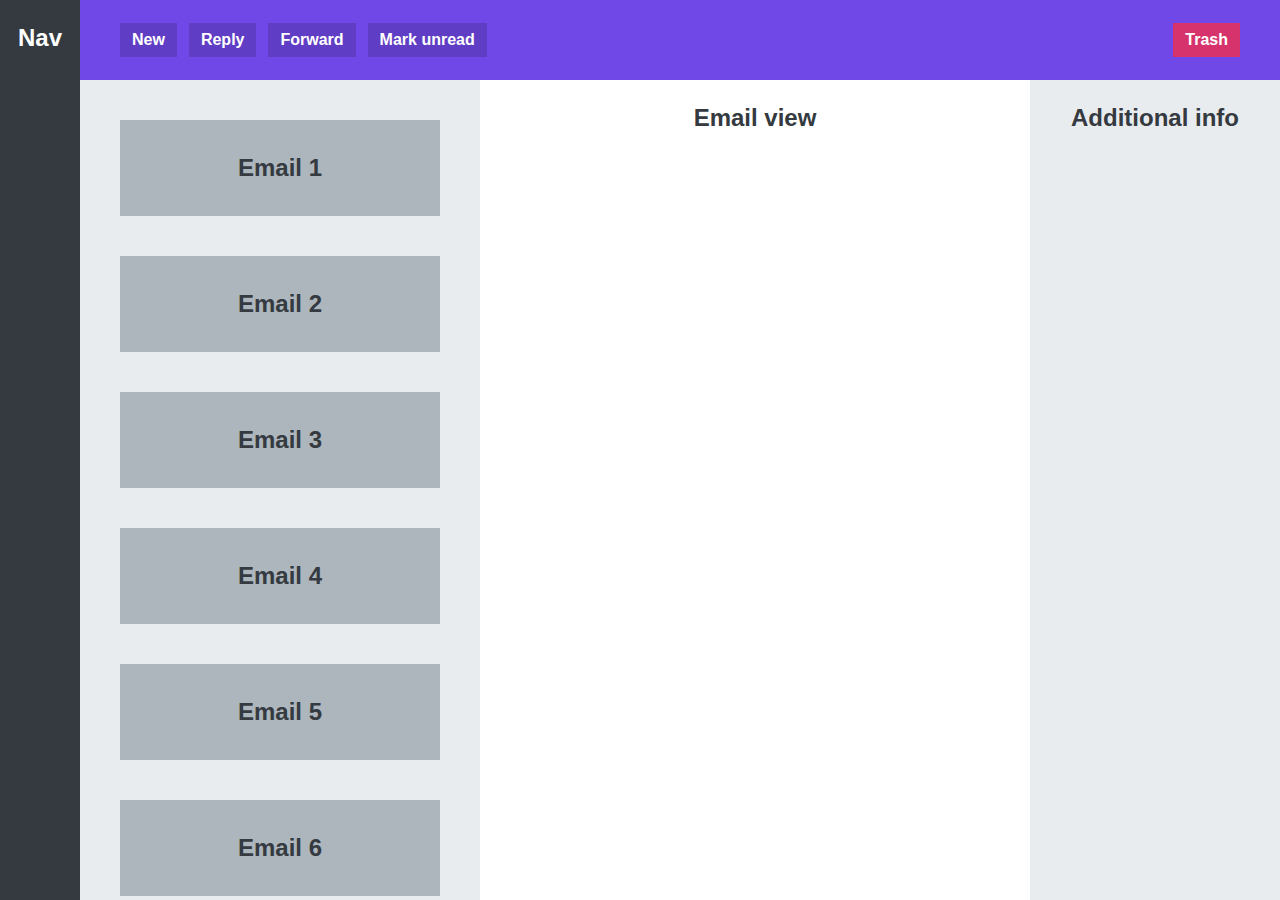
<file: 06-Components/06-app-layout.html>
<!DOCTYPE html>
<html lang="en">
  <head>
    <meta charset="UTF-8" />
    <meta http-equiv="X-UA-Compatible" content="IE=edge" />
    <meta name="viewport" content="width=device-width, initial-scale=1.0" />
    <title>App</title>
    <style>
      * {
        margin: 0;
        padding: 0;
        box-sizing: border-box;
      }
      body {
        font-family: sans-serif;
        color: #343a40;
        font-size: 24px;
        height: 100vh;
        display: grid;
        grid-template-columns: 80px 400px 1fr 250px;
        grid-template-rows: 80px 1fr;
        text-align: center;
        font-weight: bold;
      }
      nav,
      section,
      main,
      aside {
        padding-top: 24px;
      }
      nav {
        background-color: #343a40;
        grid-row: 1/-1;
        color: white;
      }
      menu {
        background-color: #7048e8;
        grid-column: 2/-1;
        display: flex;
        align-items: center;
        gap: 12px;
        padding: 0 40px;
      }
      button {
        display: inline-block;
        font-size: 16px;
        font-weight: bold;
        background-color: #5f3dc4;
        border: none;
        cursor: pointer;
        padding: 8px 12px;
        color: #fff;
      }
      button:last-child {
        background-color: #d6336c;
        margin-left: auto;
      }
      section {
        background-color: #e9ecef;
        padding: 40px;
        /*How elements that don't fit into container appear*/
        overflow: scroll;
        display: flex;
        flex-direction: column;
        gap: 40px;
      }
      .email {
        background-color: #adb5bd;
        height: 96px;
        flex-shrink: 0; /*because by default flex items are allowed to shrink so we need to prevent that*/
        display: flex; /*flexbox treats text as flex items*/
        align-items: center;
        justify-content: center;
      }
      aside {
        background-color: #e9ecef;
      }
    </style>
  </head>
  <body>
    <nav>Nav</nav>
    <menu>
      <button>New</button>
      <button>Reply</button>
      <button>Forward</button>
      <button>Mark unread</button>
      <button>Trash</button>
    </menu>
    <section>
      <div class="email">Email 1</div>
      <div class="email">Email 2</div>
      <div class="email">Email 3</div>
      <div class="email">Email 4</div>
      <div class="email">Email 5</div>
      <div class="email">Email 6</div>
      <div class="email">Email 7</div>
      <div class="email">Email 8</div>
      <div class="email">Email 9</div>
      <div class="email">Email 10</div>
    </section>
    <main>Email view</main>
    <aside>Additional info</aside>
  </body>
</html>
</file>
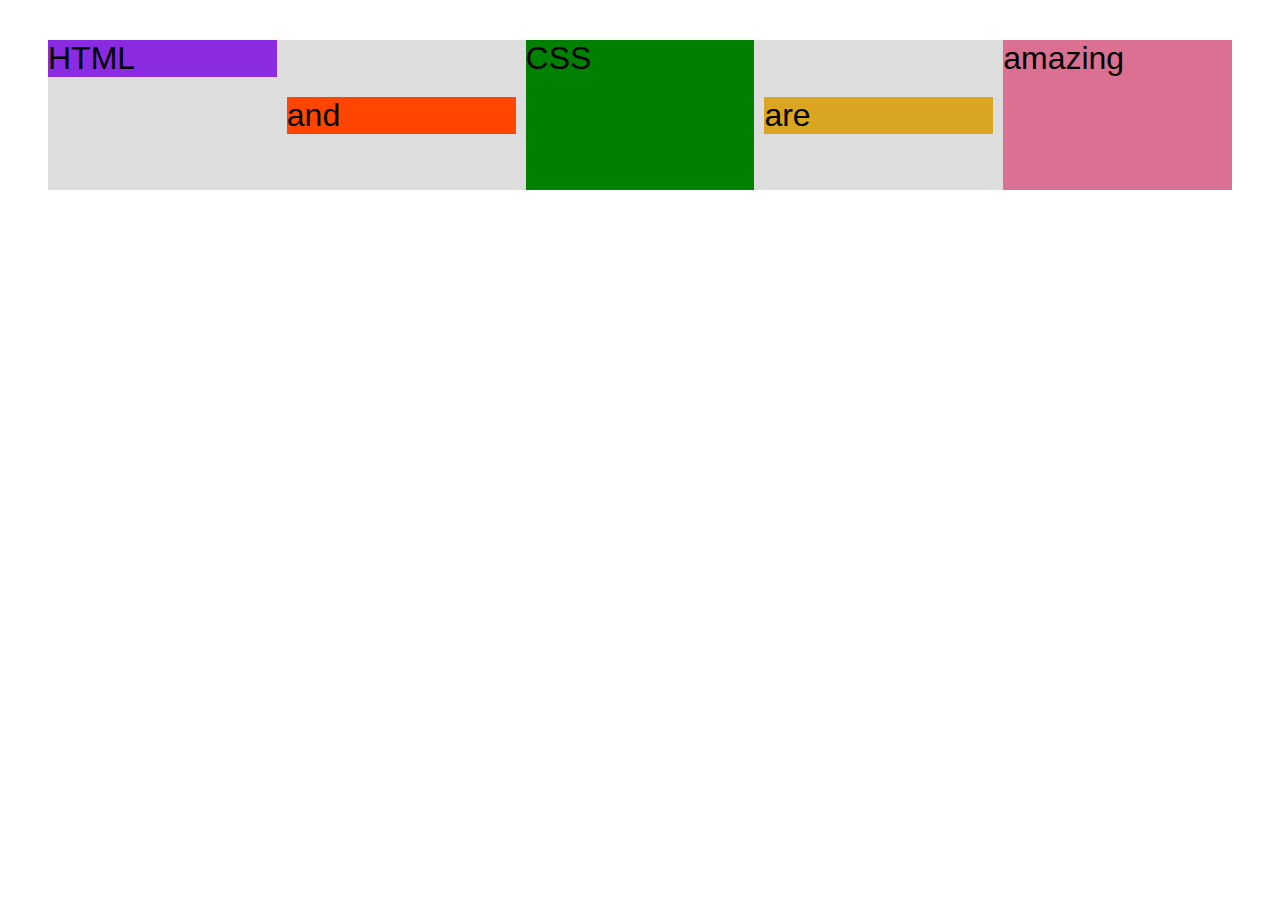
<file: FIRST CSS PROJECT/flexbox.html>
<!DOCTYPE html>
<html lang="en">
  <head>
    <meta charset="UTF-8" />
    <meta http-equiv="X-UA-Compatible" content="IE=edge" />
    <meta name="viewport" content="width=device-width, initial-scale=1.0" />
    <title>Flexbox</title>
    <style>
      .el--1 {
        background-color: blueviolet;
      }
      .el--2 {
        background-color: orangered;
      }
      .el--3 {
        background-color: green;
        height: 150px;
      }
      .el--4 {
        background-color: goldenrod;
      }
      .el--5 {
        background-color: palevioletred;
      }
      .el--6 {
        background-color: steelblue;
      }
      .el--7 {
        background-color: yellow;
      }
      .el--8 {
        background-color: crimson;
      }

      .container {
        /* STARTER */
        font-family: sans-serif;
        background-color: #ddd;
        font-size: 32px;
        margin: 40px;
        /*height of container will be equal to the height of tallest flex item8/
        /* FLEXBOX */
        display: flex;
        align-items: center; /*vertical aligning*/
        justify-content: flex-start; /*horizontal aligning*/
        gap: 10px;
      }
      .el {
        /*
        default
        flex-grow: 0;/*determines if elements are allowed to grow as large as they can or not*/
        /* flex-shrink: 1;
        flex-basis: auto; */
        /*flex-basis: 200px; to specify width of flex items, contents larger than 100px gets extended here*/
        /*flexbox is allowed to shrink elements so that by default they
        fit the container, so flex-shrink set to 1 does.
        So if there is not enough space in the container to fit the items
        using the size that we described here then flexbox shrinks these
        items by default*/
        /* flex-basis: 200px;
        flex-shrink: 0; */
        flex: 0 0 200px; /*grow,shrink,basis*/
        /*flex-grow: 1; elemets expand to fill empty space*/
        flex: 1;
      }
      .el--1 {
        align-self: flex-start;
        /* order: 2; */
        /*flex-grow: 2; space gets doubled of the available empty space*/
      }
      .el--5 {
        align-self: stretch; /*default*/
        order: 1; /*placed at last if number greater than 0*/
      }

      .el--6 {
        order: -1; /*placed in front if number less than 0*/
      }
    </style>
  </head>
  <body>
    <div class="container">
      <div class="el el--1">HTML</div>
      <div class="el el--2">and</div>
      <div class="el el--3">CSS</div>
      <div class="el el--4">are</div>
      <div class="el el--5">amazing</div>
      <!-- <div class="el el--6">languages</div> -->
      <!-- <div class="el el--7">to</div>
      <div class="el el--8">learn</div> -->
    </div>
  </body>
</html>
</file>
<file: 05-Design/style.css>
/*
SPACING SYSTEM (px)
2 / 4 / 8 / 12 / 16 / 24 / 32 / 48 / 64 / 80 / 96 / 128

FONT SIZE SYSTEM (px)
10 / 12 / 14 / 16 / 18 / 20 / 24 / 30 / 36 / 44 / 52 / 62 / 74 / 86 / 98
*/
/*MAIN COLOR: #087f5b
  GREY COLOR: #343a40*/

* {
  margin: 0;
  padding: 0;
  box-sizing: border-box;
}

/* ------------------------ */
/* GENERAL STYLES */
/* ------------------------ */
body {
  font-family: "Inter", sans-serif; /*If inter doesn't work sans serif is used*/
  color: #343a40;
  border-bottom: 8px solid #087f5b;
}

.container {
  width: 960px;
  margin: 0 auto;
}

header,
section {
  margin-bottom: 96px;
}

h2 {
  margin-bottom: 48px;
  font-size: 36px;
  letter-spacing: -0.5px;
}

.grid-3-cols {
  display: grid;
  grid-template-columns: repeat(3, 1fr);
  column-gap: 80px;
}
.btn:link,
.btn:visited {
  background-color: #087f5b;
  color: #fff;
  text-decoration: none;
  text-transform: uppercase;
  font-weight: 500;
  font-size: 18px;
  padding: 16px 32px;
  display: inline-block;
  border-radius: 100px;
}
.btn:hover,
.btn:active {
  background-color: #099268;
}
.btn--big {
  font-size: 18px;
  padding: 16px 32px;
}
a.btn.btn--small {
  font-size: 14px;
  padding: 8px 12px;
}
img {
  border-radius: 12px;
}
/* ------------------------ */
/* COMPONENT STYLES */
/* ------------------------ */

/* HEADER */
header {
  display: grid;
  grid-template-columns: repeat(2, 1fr);
  column-gap: 80px;
  margin-top: 64px;
}

.header-text-box {
  align-self: center;
}

h1 {
  margin-bottom: 32px;
  font-size: 44px;
  line-height: 1.1;
  letter-spacing: -1px;
  /* text-shadow: 0 5px 3px rgba(0, 0, 0, 0.2); */
}

.header-text {
  margin-bottom: 24px;
  font-size: 18px;
  line-height: 1.7;
}

img {
  width: 100%;
}

/* FEATURES */
.features-icon {
  stroke: #087f5b;
  width: 32px;
  height: 32px;
  margin-bottom: 24px;
}

.features-title {
  margin-bottom: 16px;
  font-size: 20px;
  margin-bottom: 16px;
}

.features-text {
  font-size: 18px;
  line-height: 1.7;
}

/* TESTIMONIAL */
.testimonial-section {
  background-color: #087f5b;
  color: #fff;
  padding: 24px;
  border-radius: 12px;
}

.testimonial-box {
  grid-column: 2 / -1;
  align-self: center;
}

.testimonial-box h2 {
  margin-bottom: 24px;
  font-size: 24px;
}

.testimonial-text {
  font-style: italic;
  margin-bottom: 24px;
  font-size: 18px;
  line-height: 1.7;
  color: #e6fcf5;
}

.testimonial-author {
  color: #c3fae8;
}
/* CHAIRS */
.chair {
  box-shadow: 0 20px 30px 0px rgba(0, 0, 0, 0.3);
  border-radius: 12px;
}
.chair img {
  border-bottom-left-radius: 0;
  border-bottom-right-radius: 0;
}
.chair-box {
  padding: 32px;
}

h3 {
  margin-bottom: 24px;
  font-size: 20px;
}

.chair-details {
  list-style: none;
  margin-bottom: 48px;
}

.chair-details li {
  display: flex;
  align-items: center;
  gap: 12px;
  margin-bottom: 16px;
}

.chair-details li:last-child {
  margin-bottom: 0;
}

.chair-icon {
  stroke: #087f5b;
  width: 24px;
  height: 24px;
}

.chair-price {
  display: flex;
  justify-content: space-between;
  font-size: 20px;
  align-items: center;
}

footer {
  margin-bottom: 48px;
  font-size: 14px;
  color: #495057;
}
</file>
<file: CHALLENGE 2/style.css>
body {
  font-family: sans-serif;
  /* border: 5px solid black; */
  list-style: 1.4;
}

.product {
  border: 4px solid black;
}

.product-title {
  text-align: center;
  background-color: rgb(239, 239, 239);
  text-transform: uppercase;
  font-size: 22px;
}
/*product info*/
.price {
  font-size: 24px;
}

.free-ship {
  font-size: 12px;
  text-transform: uppercase;
  font-weight: bold;
  color: #777;
}

.more-info:link,
.more-info:visited {
  color: black;
}

.more-info:hover,
.more-info:active {
  text-decoration: none;
}

/*Product details*/
.pro-details {
  text-transform: uppercase;
  font-size: 16px;
}

.list-details {
  list-style: square;
}

/*button*/
.add-cart {
  background-color: black;
  border: none;
  color: #fff;
  font-size: 20px;
  text-transform: uppercase;
  cursor: pointer;
}

.add-cart:hover {
  color: #000;
  background-color: #fff;
}
</file>
<file: FIRST CSS PROJECT/style.css>
/* * {
  border-top: 10px solid #1098ad;
} */ /*applies to all elements in the page*/

body {
  color: #444444;
  font-family: sans-serif;

  border-top: 10px solid #1098ad; /*does not apply to children */
}

h1,
h2,
h3 {
  color: #1098ad;
}
h1 {
  /*color: blue;*/
  font-size: 26px;
  color: #1098ad;
  text-transform: uppercase;
  font-style: italic;
} /*This whole thing is a rule and h1 is a selector and then comes declaration inside braces where color is an attribute and blue is the value */

h2 {
  font-size: 40px;
}

h3 {
  font-size: 30px;
}

h4 {
  font-size: 20px;
  text-transform: uppercase;
  text-align: center;
}

p {
  font-size: 22px;
  line-height: 1.5;
}

li {
  font-family: sans-serif;
  font-size: 20px;
}

/* footer p {
  font-size: 16px;
} */

/* article header p {
  font-style: italic;
} */

#author {
  /*id selector is # */
  font-style: italic;
  font-size: 18px;
}

#copyright {
  font-size: 16px;
}

.related-author {
  /*class selector is . */
  font-size: 18px;
  font-weight: bold;
}

.related {
  list-style: none;
}

.main-header {
  background-color: #f7f7f7;
}

aside {
  background-color: #f7f7f7;
  border-top: 5px solid #1098ad;
  border-bottom: 5px solid #1098ad;
}

/* .first-li {
  font-weight: bold;
} */

/*Below are pseudo classes*/
li:first-child {
  font-weight: bold;
} /*selects all the first elements of the all the lists(pseudo class)*/

li:last-child {
  font-style: italic;
}

li:nth-child(2) {
  /* color: red; */
}

/* This won't work*/
article p:first-child {
  color: red;
}

/*styling links*/
a:link {
  /*targets anchor with href attributes*/
  color: #1098ad;
  text-decoration: none;
}

a:visited {
  /*after clicking on the link what should be the color*/
  color: #1098ad;
}

a:hover {
  /*to change color when we hover the cursor over the link*/
  color: orangered;
  font-weight: bold;
  text-decoration: underline orangered;
}

a:active {
  background-color: black;
  font-style: italic;
}

/* nav a:link,
nav p {
  font-size: 18px;
} */

nav {
  font-size: 18px;
}
</file>
